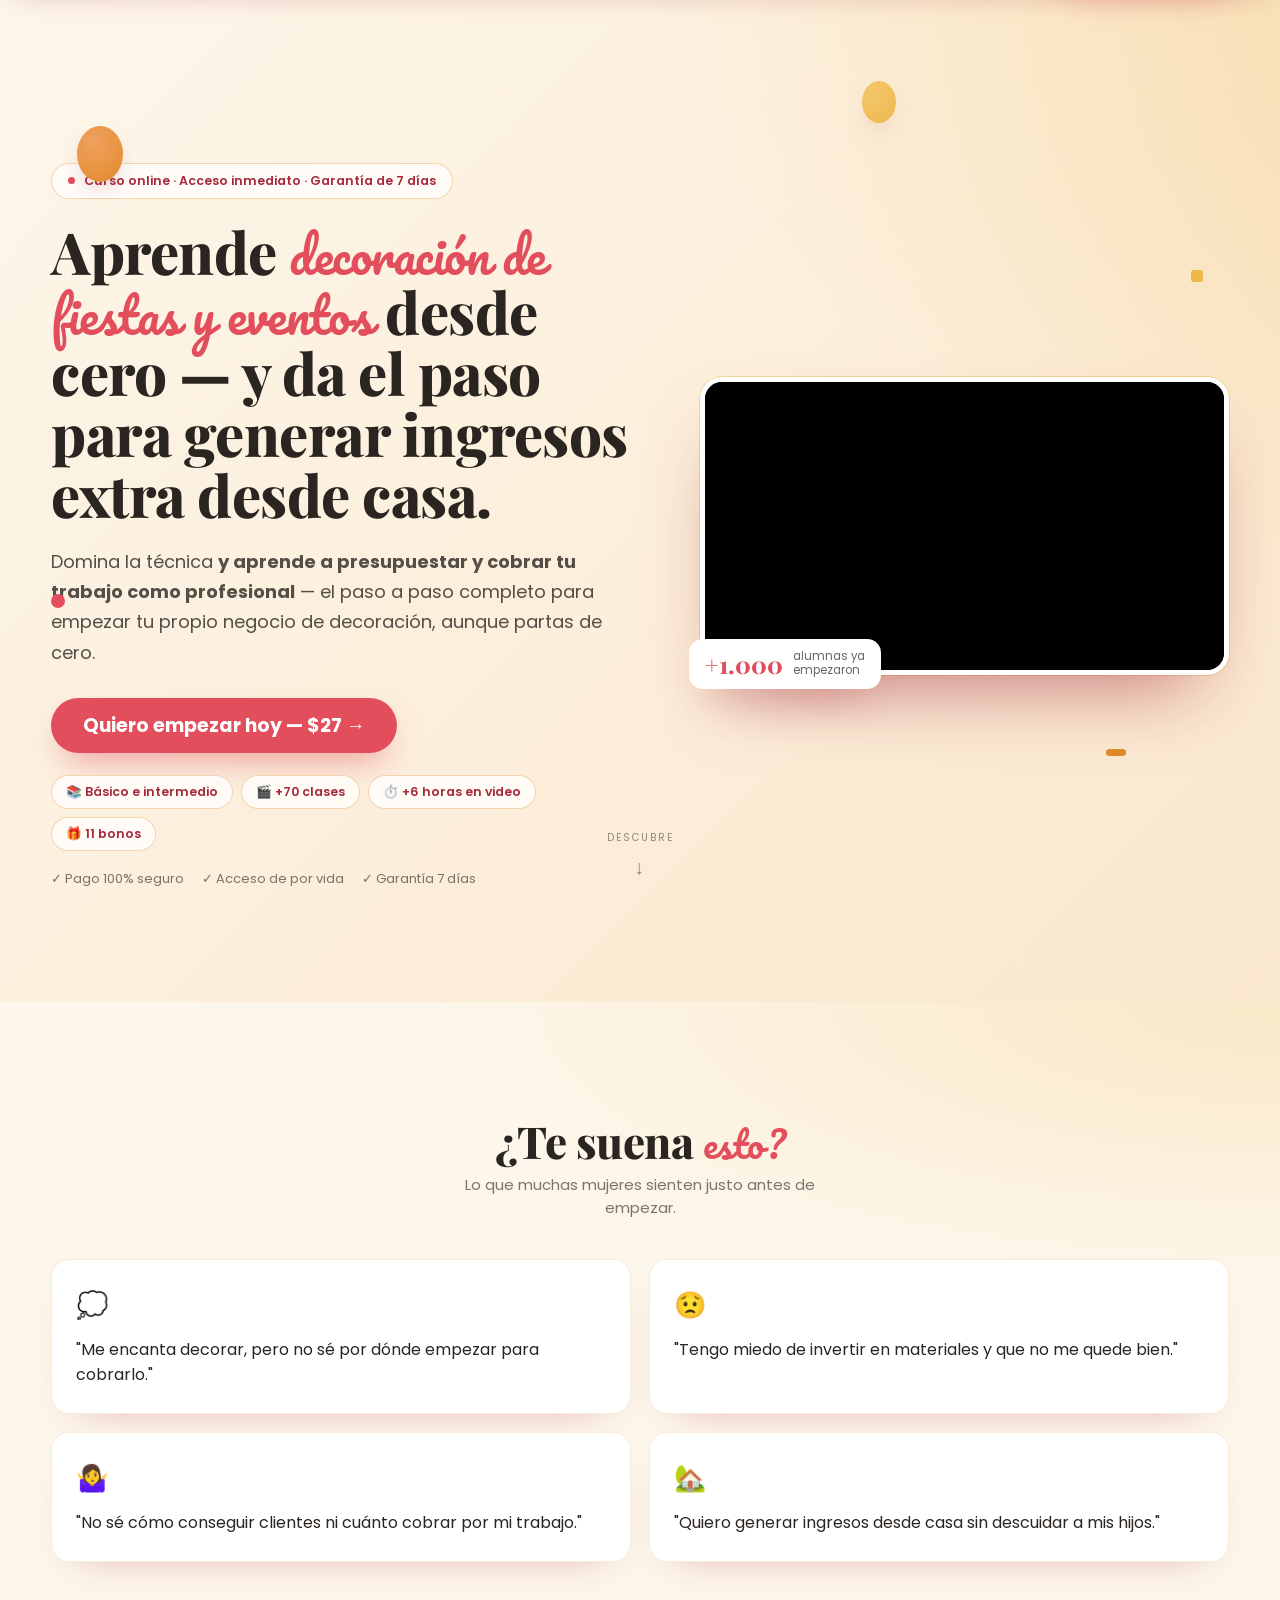
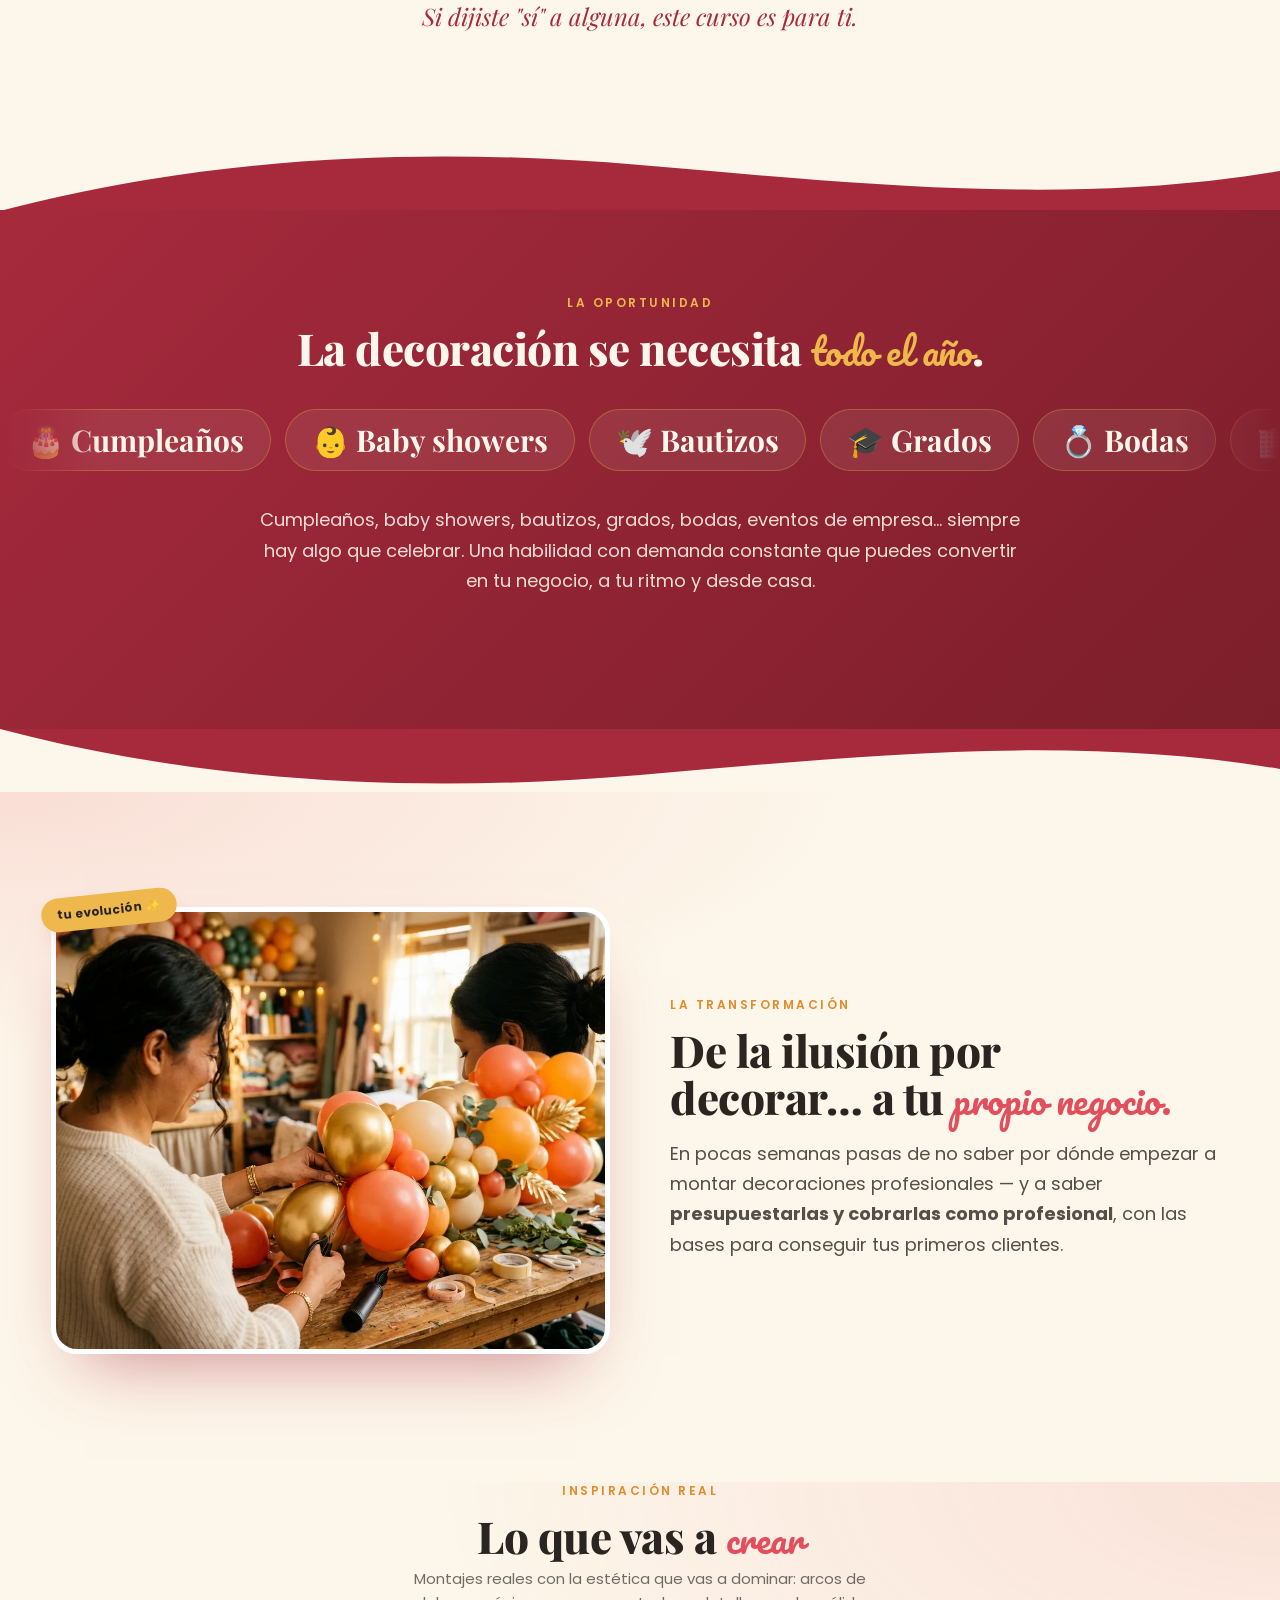
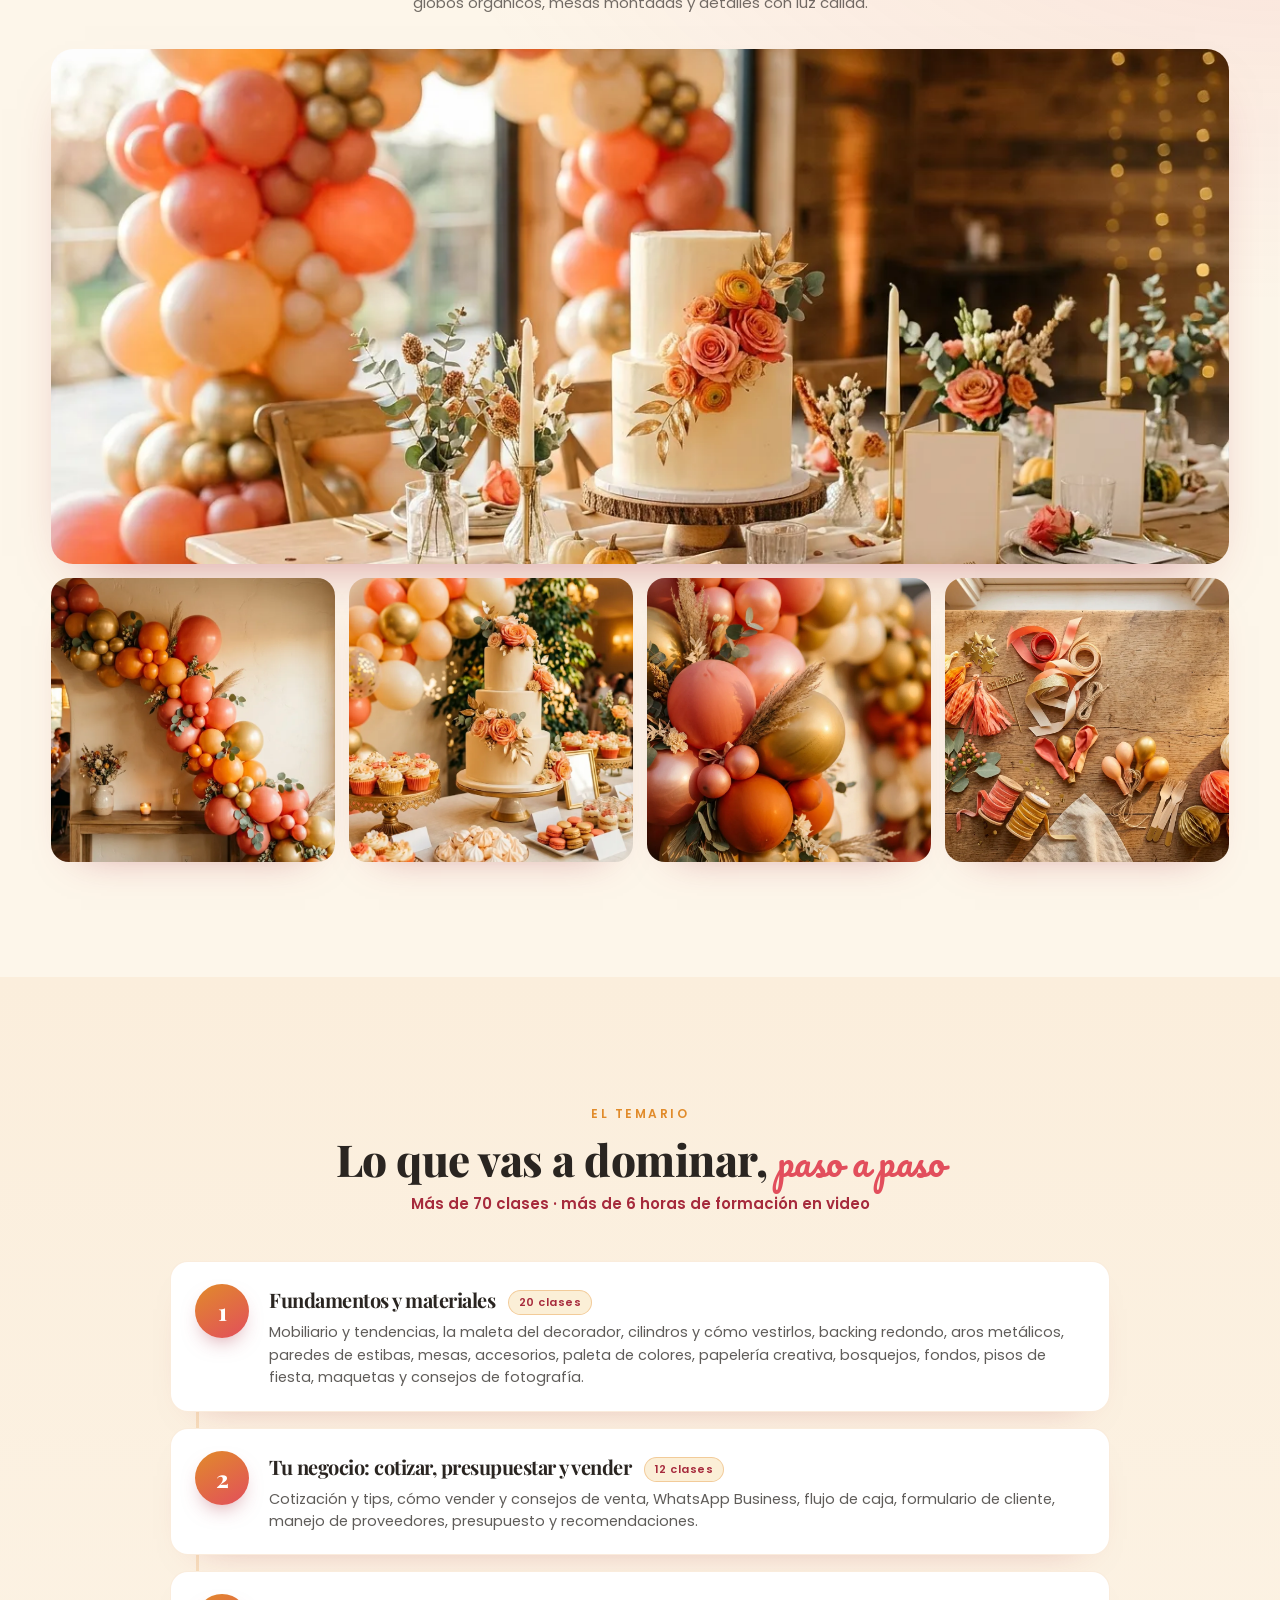
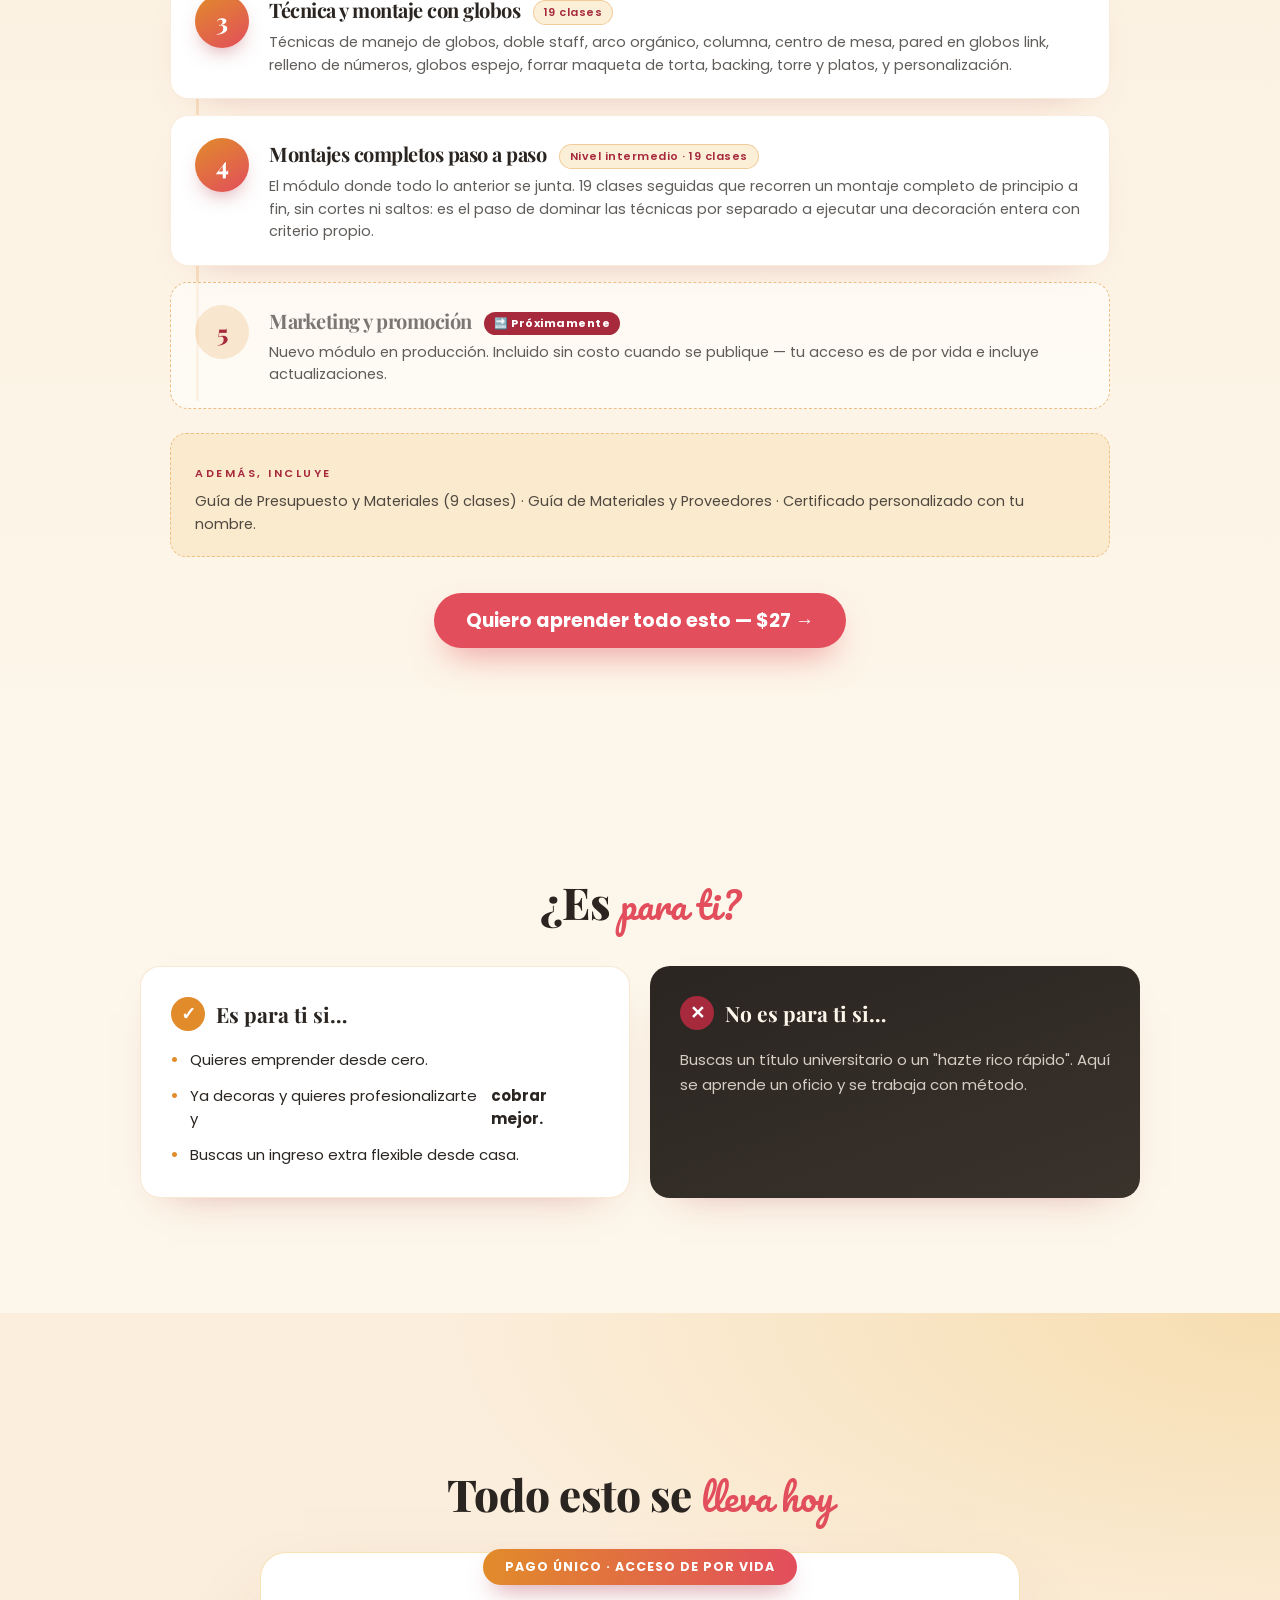
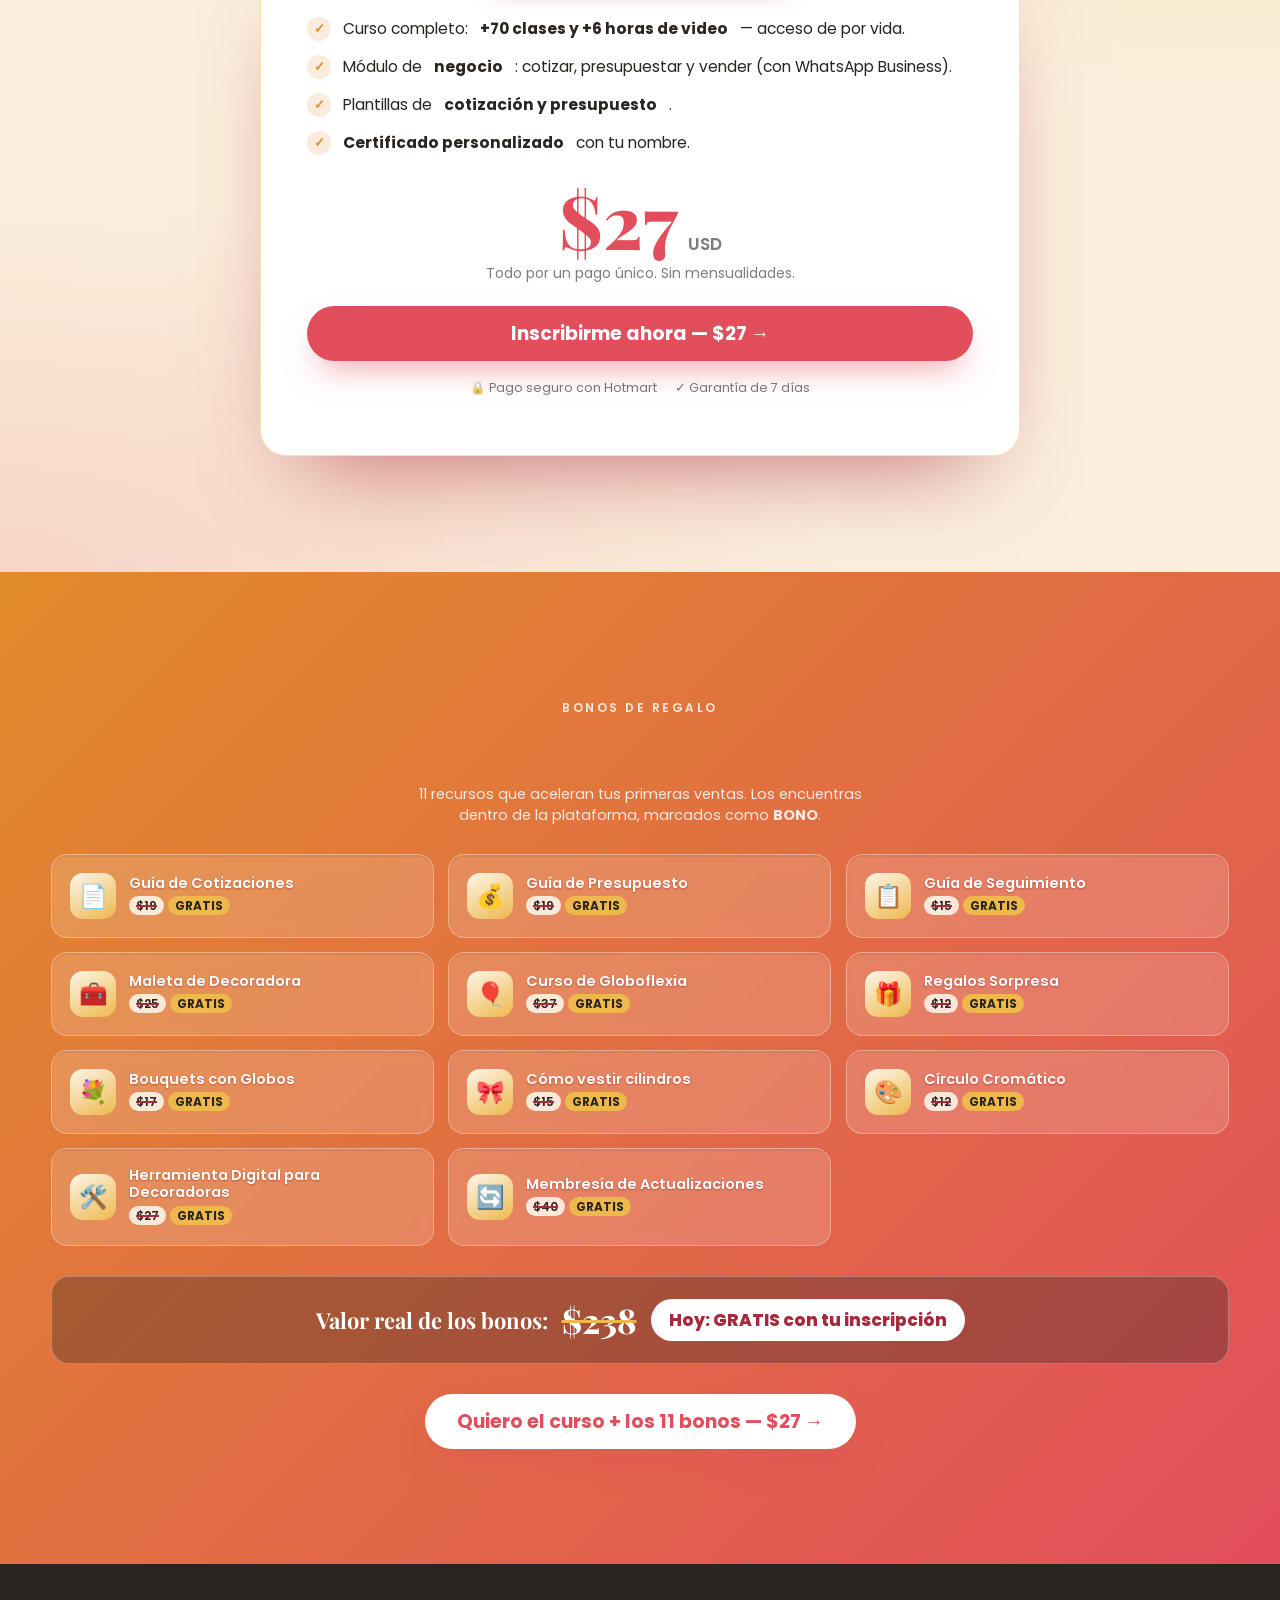
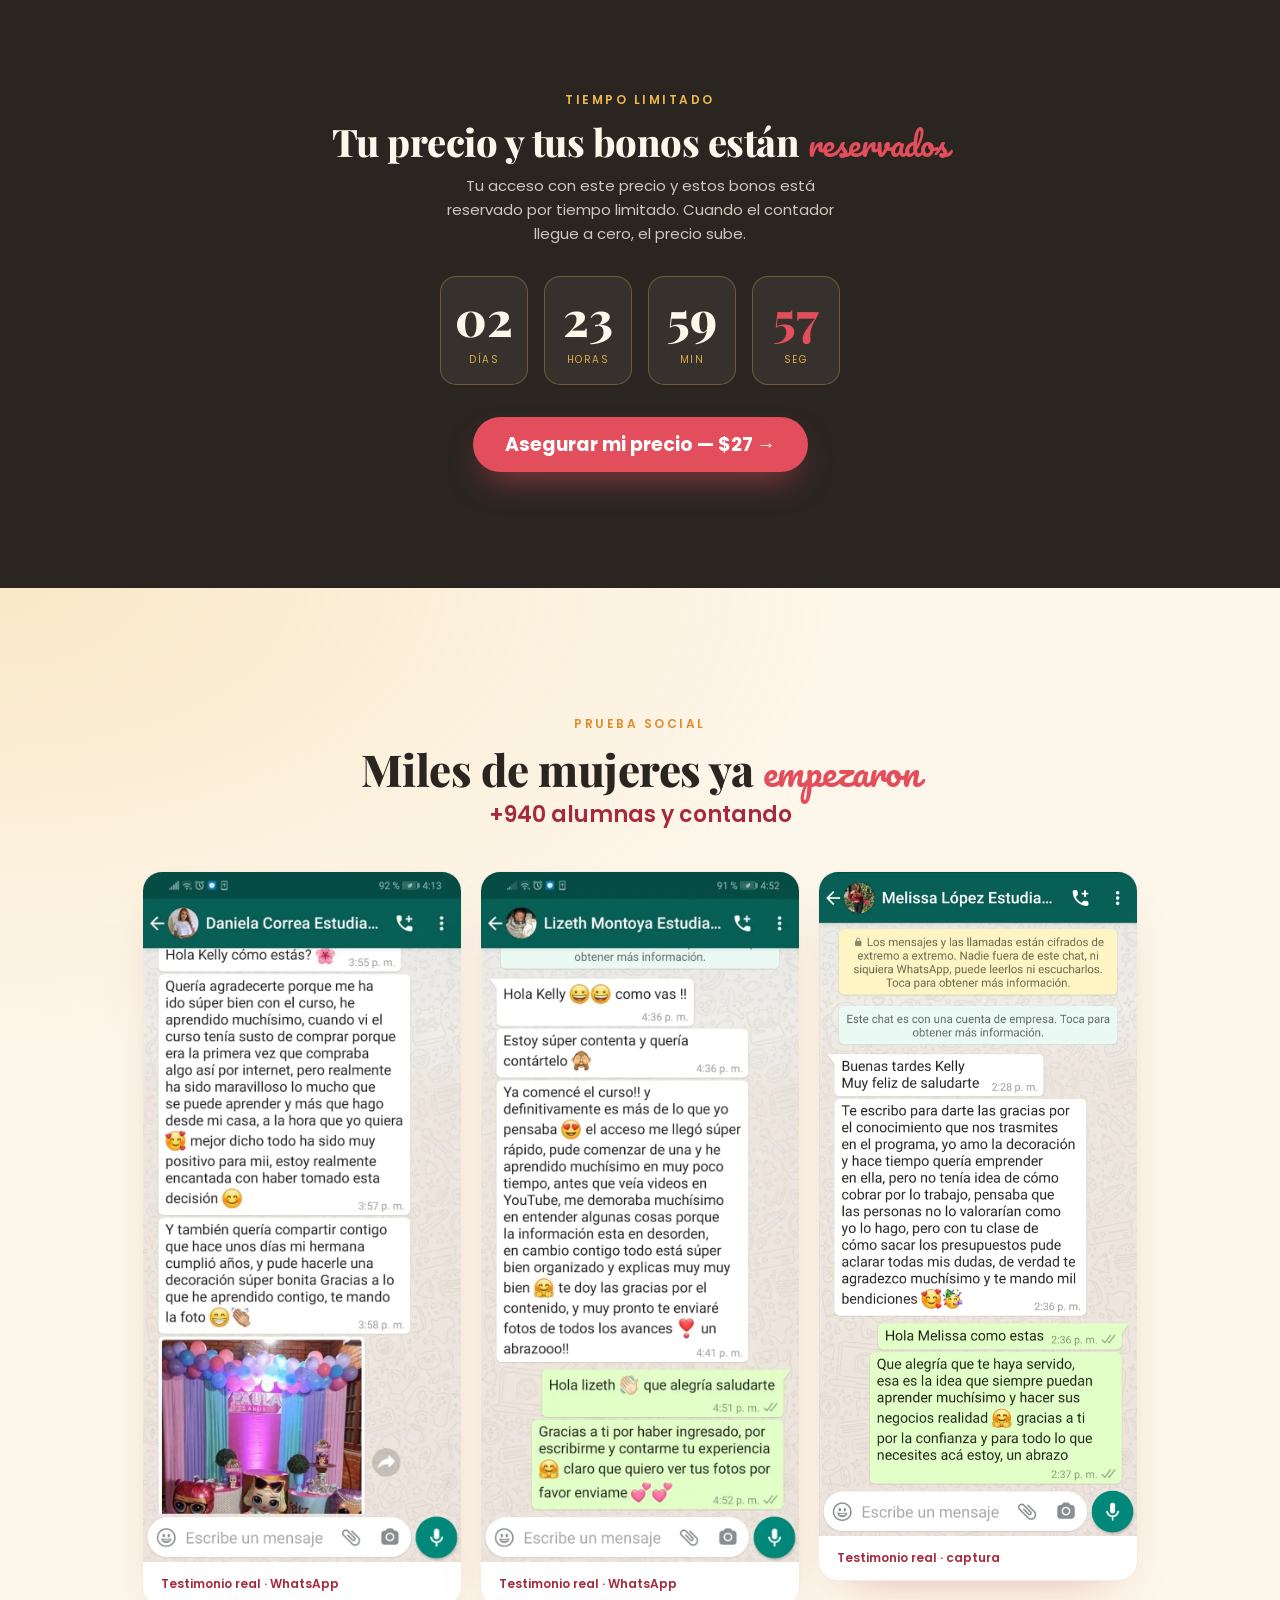
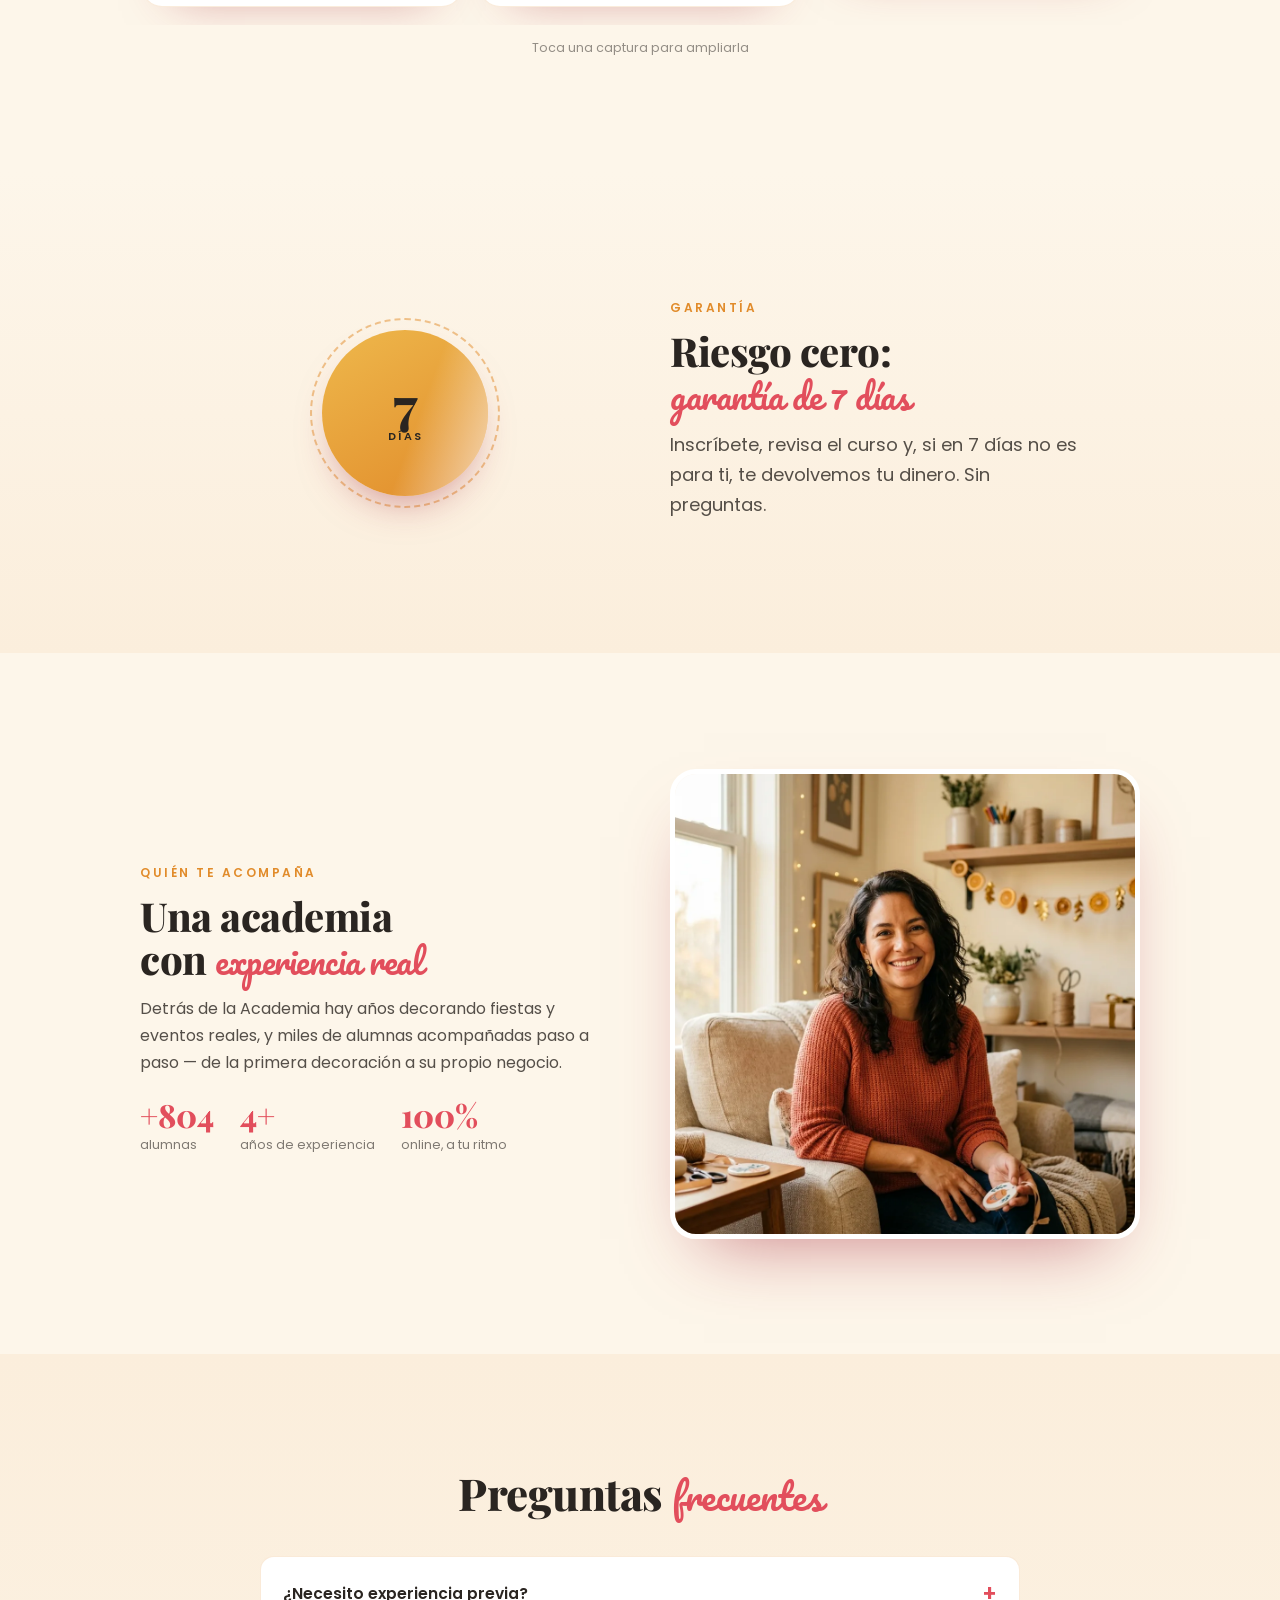
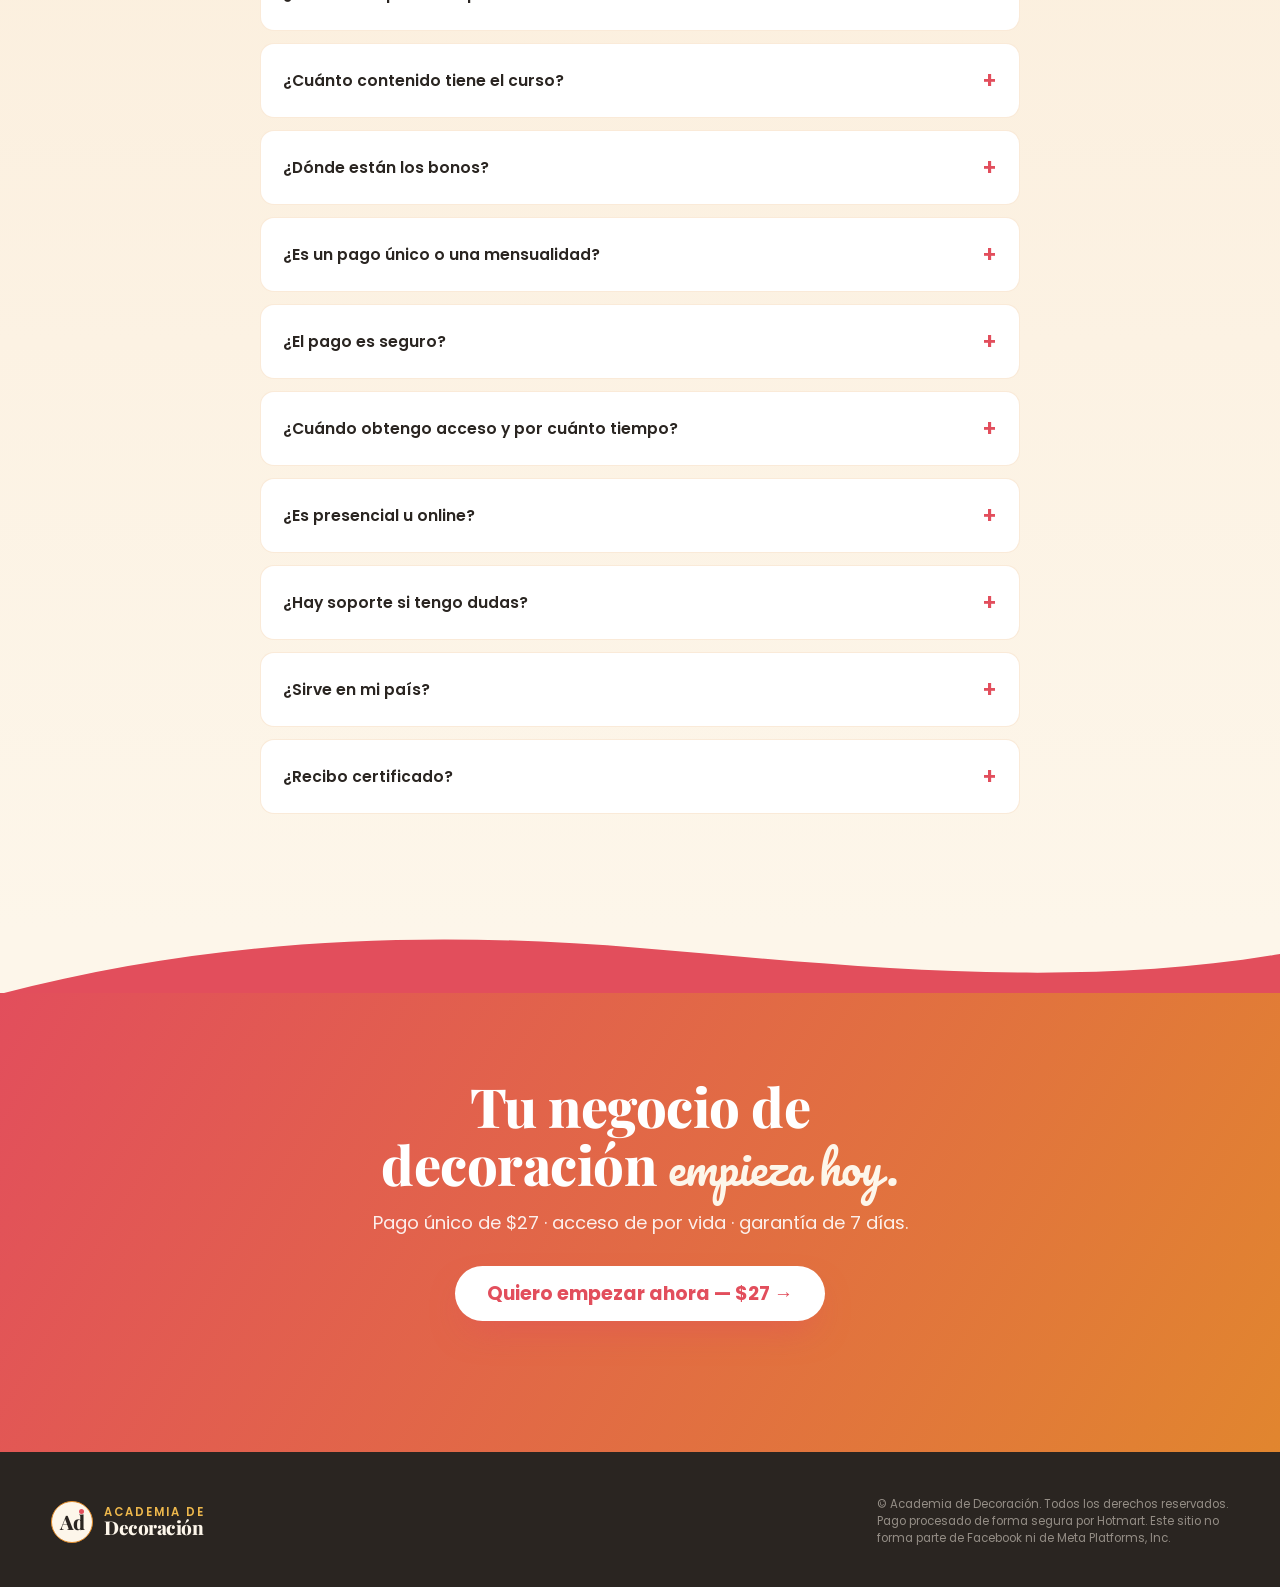
<file: index.html>
<!DOCTYPE html>
<!-- build: 2026-08-24 · H1 unificado + order bumps reales (Piñatas · Plantillas Premium · Proveedores+Seguimiento · Presupuesto) -->
<html lang="es">
<head>
<meta charset="utf-8">
<meta name="viewport" content="width=device-width, initial-scale=1">
<title>Curso Decoración de Fiestas y Eventos — Academia de Decoración</title>
<meta name="description" content="Curso online de decoración de fiestas y eventos: +70 clases y +6 horas de video. Aprende desde cero y cobra tu trabajo como profesional. Pago único de $27, garantía de 7 días.">
<link rel="canonical" href="https://www.academiadedecoracion.online/">
<!-- ===== Open Graph / Twitter (previsualización en anuncios, WhatsApp y redes) ===== -->
<meta property="og:type" content="website">
<meta property="og:locale" content="es_LA">
<meta property="og:site_name" content="Academia de Decoración">
<meta property="og:url" content="https://www.academiadedecoracion.online/">
<meta property="og:title" content="Curso de Decoración de Fiestas y Eventos — desde cero y con tu propio negocio">
<meta property="og:description" content="+70 clases y +6 horas de video. Aprende la técnica y aprende a presupuestar y cobrar como profesional. Pago único de $27 · garantía de 7 días.">
<meta property="og:image" content="https://www.academiadedecoracion.online/img/og-cover.jpg">
<meta property="og:image:width" content="1200">
<meta property="og:image:height" content="630">
<meta property="og:image:alt" content="Mesa de fiesta montada con arco de globos y torta">
<meta name="twitter:card" content="summary_large_image">
<meta name="twitter:title" content="Curso de Decoración de Fiestas y Eventos">
<meta name="twitter:description" content="+70 clases y +6 horas de video. Pago único de $27 · garantía de 7 días.">
<meta name="twitter:image" content="https://www.academiadedecoracion.online/img/og-cover.jpg">
<!-- TODO Meta BM nuevo: pegar aquí <meta name="facebook-domain-verification" content="..."> -->
<link rel="preconnect" href="https://fonts.googleapis.com">
<link rel="preconnect" href="https://fonts.gstatic.com" crossorigin>
<!-- ===== VSL (VTurb / ConverteAI): optimización de carga ===== -->
<script>!function(i,n){i._plt=i._plt||(n&&n.timeOrigin?n.timeOrigin+n.now():Date.now())}(window,performance);</script>
<link rel="preload" href="https://scripts.converteai.net/5e71b797-336c-494e-9ed7-b66e22438bfe/players/6ad61a61162f54fef9d7e574/v4/player.js" as="script">
<link rel="preload" href="https://scripts.converteai.net/lib/js/smartplayer-wc/v4/smartplayer.js" as="script">
<link rel="preload" href="https://cdn.converteai.net/5e71b797-336c-494e-9ed7-b66e22438bfe/6ad61a52967aa1d1fd500594/main.m3u8" as="fetch" crossorigin>
<link rel="dns-prefetch" href="https://cdn.converteai.net">
<link rel="dns-prefetch" href="https://scripts.converteai.net">
<link rel="dns-prefetch" href="https://images.converteai.net">
<link rel="dns-prefetch" href="https://license.vturb.com">
<script>/* Variante A/B sin FOUC: resuelta antes del primer paint */
(function(){var v='A';try{v=(new URLSearchParams(location.search).get('v')||'A').toUpperCase()==='B'?'B':'A';}catch(e){}document.documentElement.dataset.variant=v;})();</script>
<link rel="preload" as="style" href="https://fonts.googleapis.com/css2?family=Playfair+Display:wght@700;800&family=Poppins:wght@400;500;600;700&family=Pacifico&display=swap">
<link href="https://fonts.googleapis.com/css2?family=Playfair+Display:wght@700;800&family=Poppins:wght@400;500;600;700&family=Pacifico&display=swap" rel="stylesheet" media="print" onload="this.media='all'">
<noscript><link href="https://fonts.googleapis.com/css2?family=Playfair+Display:wght@700;800&family=Poppins:wght@400;500;600;700&family=Pacifico&display=swap" rel="stylesheet"></noscript>
<link rel="stylesheet" href="css/styles.css">

<!-- ============ GTM — GTM-TQZQG9PZ ============ -->
<script>window.dataLayer = window.dataLayer || [];</script>
<script>(function(w,d,s,l,i){w[l]=w[l]||[];w[l].push({'gtm.start':new Date().getTime(),event:'gtm.js'});var f=d.getElementsByTagName(s)[0],j=d.createElement(s),dl=l!='dataLayer'?'&l='+l:'';j.async=true;j.src='https://www.googletagmanager.com/gtm.js?id='+i+dl;f.parentNode.insertBefore(j,f);})(window,document,'script','dataLayer','GTM-TQZQG9PZ');</script>
<!-- ============ EVENTOS — quién manda cada uno (decisión 24-ago-2026) ============
GTM: etiqueta Custom HTML con el píxel base 1360065582424784 + PageView en All Pages.
js/tracking.js llama fbq directo: ViewContent (sección #oferta) y AddToCart (clic en CTA).
InitiateCheckout y Purchase de Meta los manda HOTMART (píxel + CAPI): NO crearlos en GTM.
dataLayer para GA4: page_view · view_offer · checkout_click · vsl_50 · purchase (gracias.html).
================================================================================ -->
</head>
<body>
<!-- GTM noscript -->
<noscript><iframe src="https://www.googletagmanager.com/ns.html?id=GTM-TQZQG9PZ" height="0" width="0" style="display:none;visibility:hidden"></iframe></noscript>
<div id="scroll-progress" aria-hidden="true"></div>

<header id="site-header">
  <div class="container bar">
    <a class="logo" href="#hero" aria-label="Academia de Decoración">
      <span class="logo-iso" aria-hidden="true">Ad</span>
      <span class="logo-txt"><small>Academia de</small><strong>Decoración</strong></span>
    </a>
    <nav aria-label="Secciones">
      <a href="#temario">Temario</a><a href="#oferta">Oferta</a><a href="#faq">Preguntas</a>
    </nav>
    <a class="btn btn--sm" data-checkout data-boton="nav" href="https://pay.hotmart.com/V106592052Q">Inscríbete — $27</a>
  </div>
</header>

<!-- ============ 1 · HERO ============ -->
<section class="hero" id="hero">
  <span class="deco deco--b1" data-parallax="-0.8" aria-hidden="true"></span><span class="deco deco--b2" data-parallax="-0.5" aria-hidden="true"></span>
  <span class="deco deco--c1" data-parallax="0.6" aria-hidden="true"></span><span class="deco deco--c2" data-parallax="-1.1" aria-hidden="true"></span><span class="deco deco--c3" data-parallax="0.9" aria-hidden="true"></span>
  <div class="container hero-grid">
    <div>
      <p class="badge reveal">Curso online · Acceso inmediato · Garantía de 7 días</p>
      <h1>
        Aprende <span class="h-script">decoración de fiestas y eventos</span> desde cero — y <span class="h1-extra">da el paso para </span>genera<span class="h1-r">r</span> ingresos extra desde casa.
      </h1>
      <p class="lead reveal" data-delay="120" style="margin-top:22px;max-width:52ch">Domina la técnica <strong>y aprende a presupuestar y cobrar tu trabajo como profesional</strong> — el paso a paso completo para empezar tu propio negocio de decoración, aunque partas de cero.</p>
      <p class="reveal" data-delay="240" style="margin:30px 0 0"><a class="btn btn--glow" data-checkout data-boton="hero" href="https://pay.hotmart.com/V106592052Q">Quiero empezar hoy — $27 →</a></p>
      <p class="cifras reveal" data-delay="300"><span>📚 Básico e intermedio</span><span>🎬 +70 clases</span><span>⏱️ +6 horas en video</span><span>🎁 11 bonos</span></p>
      <p class="trust reveal" data-delay="360"><span>✓ Pago 100% seguro</span><span>✓ Acceso de por vida</span><span>✓ Garantía 7 días</span></p>
    </div>
    <div class="reveal" data-delay="180" style="position:relative">
      <!-- VSL · VTurb SmartPlayer (el player trae su propia miniatura y botón de play) -->
      <div class="vsl" data-parallax="-0.25">
        <vturb-smartplayer id="vid-6ad61a61162f54fef9d7e574" style="display:block;margin:0 auto;width:100%">
          <div class="vturb-player-placeholder" style="position:relative;width:100%;padding:56.25% 0 0;z-index:0;background-color:#000"></div>
        </vturb-smartplayer>
      </div>
      <script>(function(){var s=document.createElement('script');s.src='https://scripts.converteai.net/5e71b797-336c-494e-9ed7-b66e22438bfe/players/6ad61a61162f54fef9d7e574/v4/player.js';s.async=!0;document.head.appendChild(s);})();</script>
      <div class="hero-stat"><strong data-countup="1000">+1.000</strong><span>alumnas ya<br>empezaron</span></div>
    </div>
  </div>
  <div class="scroll-hint" aria-hidden="true">Descubre<b>↓</b></div>
</section>

<!-- ============ 3 · DOLOR ============ -->
<section class="section" style="background:radial-gradient(120% 70% at 100% 0%,rgba(238,184,76,.22),rgba(238,184,76,0) 55%),var(--c-crema)">
  <div class="container">
    <h2 class="reveal" style="text-align:center">¿Te suena <span class="h-script">esto?</span></h2>
    <p class="reveal" style="text-align:center;color:rgba(42,37,33,.62);font-size:15px;margin:8px auto 40px;max-width:46ch">Lo que muchas mujeres sienten justo antes de empezar.</p>
    <div class="pain-grid">
      <div class="card reveal"><div class="emoji" aria-hidden="true">💭</div><p style="margin:0">"Me encanta decorar, pero no sé por dónde empezar para cobrarlo."</p></div>
      <div class="card reveal" data-delay="90"><div class="emoji" aria-hidden="true">😟</div><p style="margin:0">"Tengo miedo de invertir en materiales y que no me quede bien."</p></div>
      <div class="card reveal" data-delay="180"><div class="emoji" aria-hidden="true">🤷‍♀️</div><p style="margin:0">"No sé cómo conseguir clientes ni cuánto cobrar por mi trabajo."</p></div>
      <div class="card reveal" data-delay="270"><div class="emoji" aria-hidden="true">🏡</div><p style="margin:0">"Quiero generar ingresos desde casa sin descuidar a mis hijos."</p></div>
    </div>
    <p class="pain-close reveal">Si dijiste "sí" a alguna, este curso es para ti.</p>
  </div>
</section>

<!-- ============ 4 · OPORTUNIDAD ============ -->
<div class="divider" style="color:var(--c-vino)" aria-hidden="true"><svg viewBox="0 0 1440 64" preserveAspectRatio="none"><path d="M0,64 C240,8 480,0 720,18 C960,36 1200,60 1440,24 L1440,64 Z" fill="currentColor"/></svg></div>
<section class="section opportunity" style="padding-top:clamp(36px,6vw,72px)">
  <div class="container" style="text-align:center">
    <p class="kicker kicker--gold reveal">La oportunidad</p>
    <h2 class="reveal">La decoración se necesita <span class="h-script" style="color:var(--c-dorado)">todo el año</span>.</h2>
  </div>
  <div class="marquee reveal" aria-hidden="true">
    <div class="marquee-track">
      <span class="chip">🎂 Cumpleaños</span><span class="chip">👶 Baby showers</span><span class="chip">🕊️ Bautizos</span><span class="chip">🎓 Grados</span><span class="chip">💍 Bodas</span><span class="chip">🏢 Eventos de empresa</span>
      <span class="chip">🎂 Cumpleaños</span><span class="chip">👶 Baby showers</span><span class="chip">🕊️ Bautizos</span><span class="chip">🎓 Grados</span><span class="chip">💍 Bodas</span><span class="chip">🏢 Eventos de empresa</span>
    </div>
  </div>
  <div class="container" style="max-width:760px;text-align:center">
    <p class="lead reveal" style="color:rgba(253,246,234,.88)">Cumpleaños, baby showers, bautizos, grados, bodas, eventos de empresa… siempre hay algo que celebrar. Una habilidad con demanda constante que puedes convertir en tu negocio, a tu ritmo y desde casa.</p>
  </div>
</section>
<div class="divider" style="color:var(--c-vino);transform:scaleY(-1)" aria-hidden="true"><svg viewBox="0 0 1440 64" preserveAspectRatio="none"><path d="M0,64 C240,8 480,0 720,18 C960,36 1200,60 1440,24 L1440,64 Z" fill="currentColor"/></svg></div>

<!-- ============ 5 · TRANSFORMACIÓN ============ -->
<section class="section" style="background:radial-gradient(120% 70% at 0% 0%,rgba(226,78,92,.14),transparent 55%),var(--c-crema)">
  <div class="container split">
    <div class="reveal" style="position:relative">
      <figure class="photo" style="margin:0;aspect-ratio:5/4"><img src="img/decoradora_en_accion_v2.webp" alt="Decoradoras montando un arco de globos en su taller" loading="lazy" width="1600" height="1280"></figure>
      <span class="sticker">tu evolución ✨</span>
    </div>
    <div>
      <p class="kicker reveal">La transformación</p>
      <h2 class="reveal" data-delay="80">De la ilusión por decorar… a tu <span class="h-script">propio negocio.</span></h2>
      <p class="lead reveal" data-delay="160" style="margin-top:18px">En pocas semanas pasas de no saber por dónde empezar a montar decoraciones profesionales — y a saber <strong>presupuestarlas y cobrarlas como profesional</strong>, con las bases para conseguir tus primeros clientes.</p>
    </div>
  </div>
</section>

<!-- ============ GALERÍA ============ -->
<section class="section" style="background:radial-gradient(120% 70% at 100% 0%,rgba(226,78,92,.12),transparent 55%),var(--c-crema);padding-top:0">
  <div class="container">
    <p class="kicker reveal" style="text-align:center">Inspiración real</p>
    <h2 class="reveal" style="text-align:center">Lo que vas a <span class="h-script">crear</span></h2>
    <p class="reveal" style="text-align:center;font-size:15px;line-height:1.6;color:rgba(42,37,33,.66);margin:8px auto 34px;max-width:54ch">Montajes reales con la estética que vas a dominar: arcos de globos orgánicos, mesas montadas y detalles con luz cálida.</p>
    <div class="gallery">
      <figure class="wide reveal" style="margin:0;overflow:hidden;box-shadow:0 26px 56px -34px rgba(166,42,60,.6)"><img src="img/hero_mesa_montada_v1.webp" alt="Mesa montada con arco de globos en evento" loading="lazy" width="1600" height="700"></figure>
      <figure class="reveal"><img src="img/globos_arco_v2.webp" alt="Arco de globos orgánico coral y dorado" loading="lazy" width="1200" height="1200"></figure>
      <figure class="reveal" data-delay="80"><img src="img/mesa_dulce_v2.webp" alt="Mesa de dulces montada con torta y cupcakes" loading="lazy" width="1200" height="1200"></figure>
      <figure class="reveal" data-delay="160"><img src="img/globos_mood_v2.webp" alt="Detalle de globos con pampa y eucalipto" loading="lazy" width="1200" height="1200"></figure>
      <figure class="reveal" data-delay="240"><img src="img/textura_detalle_v2.webp" alt="Detalle de materiales: cintas, confeti y globos" loading="lazy" width="1200" height="1200"></figure>
    </div>
  </div>
</section>

<!-- ============ 6 · TEMARIO ============ -->
<section class="section temario" id="temario">
  <div class="container">
    <p class="kicker reveal" style="text-align:center">El temario</p>
    <h2 class="reveal" style="text-align:center;margin-bottom:10px">Lo que vas a dominar, <span class="h-script">paso a paso</span></h2>
    <p class="reveal" style="text-align:center;font-size:15px;font-weight:600;color:var(--c-vino);margin:0 0 46px">Más de 70 clases · más de 6 horas de formación en video</p>
    <div class="steps">
      <div class="steps-line" aria-hidden="true"><i></i></div>
      <div class="step reveal"><span class="step-num" aria-hidden="true">1</span><div><h3>Fundamentos y materiales <span class="step-meta">20 clases</span></h3><p>Mobiliario y tendencias, la maleta del decorador, cilindros y cómo vestirlos, backing redondo, aros metálicos, paredes de estibas, mesas, accesorios, paleta de colores, papelería creativa, bosquejos, fondos, pisos de fiesta, maquetas y consejos de fotografía.</p></div></div>
      <div class="step reveal" data-delay="80"><span class="step-num" aria-hidden="true">2</span><div><h3>Tu negocio: cotizar, presupuestar y vender <span class="step-meta">12 clases</span></h3><p>Cotización y tips, cómo vender y consejos de venta, WhatsApp Business, flujo de caja, formulario de cliente, manejo de proveedores, presupuesto y recomendaciones.</p></div></div>
      <div class="step reveal" data-delay="160"><span class="step-num" aria-hidden="true">3</span><div><h3>Técnica y montaje con globos <span class="step-meta">19 clases</span></h3><p>Técnicas de manejo de globos, doble staff, arco orgánico, columna, centro de mesa, pared en globos link, relleno de números, globos espejo, forrar maqueta de torta, backing, torre y platos, y personalización.</p></div></div>
      <div class="step reveal" data-delay="240"><span class="step-num" aria-hidden="true">4</span><div><h3>Montajes completos paso a paso <span class="step-meta">Nivel intermedio · 19 clases</span></h3><p>El módulo donde todo lo anterior se junta. 19 clases seguidas que recorren un montaje completo de principio a fin, sin cortes ni saltos: es el paso de dominar las técnicas por separado a ejecutar una decoración entera con criterio propio.</p></div></div>
      <div class="step step--soon reveal" data-delay="320"><span class="step-num step-num--soon" aria-hidden="true">5</span><div><h3>Marketing y promoción <span class="badge-soon">🔜 Próximamente</span></h3><p>Nuevo módulo en producción. Incluido sin costo cuando se publique — tu acceso es de por vida e incluye actualizaciones.</p></div></div>
    </div>
    <div class="extra reveal">
      <p class="kicker" style="color:var(--c-vino);font-size:11px;margin-bottom:8px">Además, incluye</p>
      <p style="margin:0;font-size:14.5px;line-height:1.6;color:rgba(42,37,33,.82)">Guía de Presupuesto y Materiales (9 clases) · Guía de Materiales y Proveedores · Certificado personalizado con tu nombre.</p>
    </div>
    <p class="reveal" style="text-align:center;margin:36px 0 0"><a class="btn" data-checkout data-boton="temario" href="https://pay.hotmart.com/V106592052Q">Quiero aprender todo esto — $27 →</a></p>
  </div>
</section>

<!-- ============ 7 · PARA QUIÉN ============ -->
<section class="section" style="background:var(--c-crema)">
  <div class="container" style="max-width:1000px">
    <h2 class="reveal" style="text-align:center;margin-bottom:40px">¿Es <span class="h-script">para ti?</span></h2>
    <div class="fit-grid">
      <div class="fit fit--yes reveal">
        <div class="fit-head"><span class="fit-ico" style="background:var(--c-mandarina)">✓</span>Es para ti si…</div>
        <ul>
          <li>Quieres emprender desde cero.</li>
          <li>Ya decoras y quieres profesionalizarte y <strong>cobrar mejor.</strong></li>
          <li>Buscas un ingreso extra flexible desde casa.</li>
        </ul>
      </div>
      <div class="fit fit--no reveal" data-delay="100">
        <div class="fit-head"><span class="fit-ico" style="background:var(--c-vino)">✕</span>No es para ti si…</div>
        <p style="margin:0;font-size:15px;line-height:1.65;color:rgba(253,246,234,.8)">Buscas un título universitario o un "hazte rico rápido". Aquí se aprende un oficio y se trabaja con método.</p>
      </div>
    </div>
  </div>
</section>

<!-- ============ 8 · OFERTA ============ -->
<section class="section offer" id="oferta">
  <div class="container">
    <p class="kicker reveal" style="text-align:center">La oferta</p>
    <h2 class="reveal" style="text-align:center;margin-bottom:34px">Todo esto se <span class="h-script">lleva hoy</span></h2>
    <div class="offer-card reveal" data-delay="100">
      <p class="offer-ribbon">Pago único · Acceso de por vida</p>
      <ul>
        <li>Curso completo: <strong>+70 clases y +6 horas de video</strong> — acceso de por vida.</li>
        <li>Módulo de <strong>negocio</strong>: cotizar, presupuestar y vender (con WhatsApp Business).</li>
        <li>Plantillas de <strong>cotización y presupuesto</strong>.</li>
        <li><strong>Certificado personalizado</strong> con tu nombre.</li>
      </ul>
      <!-- Variante B: complementos como order bumps pagos en checkout -->
      <div class="bumps">
        <p class="kicker" style="color:var(--c-vino);font-size:11px;margin-bottom:6px">Complementos opcionales (en el checkout)</p>
        <div class="bump"><span>Creación de Piñatas de Cero a Experto</span><b>+$7</b></div>
        <div class="bump"><span>Plantillas Premium para Diseños con Globos</span><b>+$7</b></div>
        <div class="bump"><span>Lista de Proveedores + Guía de Seguimiento</span><b>+$7</b></div>
        <div class="bump"><span>Masterclass de Presupuesto y Cotizaciones</span><b>+$7</b></div>
      </div>
      <p class="price"><strong>$27</strong><span>USD</span></p>
      <p style="text-align:center;font-size:14px;color:rgba(42,37,33,.6);margin:0 0 22px">Todo por un pago único. Sin mensualidades.</p>
      <a class="btn btn--glow" data-checkout data-boton="oferta" href="https://pay.hotmart.com/V106592052Q" style="display:flex">Inscribirme ahora — $27 →</a>
      <p class="trust" style="justify-content:center;font-size:12.5px"><span>🔒 Pago seguro con Hotmart</span><span>✓ Garantía de 7 días</span></p>
    </div>
  </div>
</section>

<!-- ============ 9 · BONOS (Stack A) ============ -->
<section class="section bonos" id="bonos">
  <div class="container">
    <p class="kicker reveal" style="color:rgba(255,255,255,.85);text-align:center">Bonos de regalo</p>
    <h2 class="reveal" style="text-align:center">Si te inscribes hoy, te llevas <span class="h-script" style="color:var(--c-dorado)">GRATIS</span>:</h2>
    <p class="reveal" style="text-align:center;font-size:14.5px;color:rgba(255,255,255,.85);margin:8px auto 28px;max-width:52ch">11 recursos que aceleran tus primeras ventas. Los encuentras dentro de la plataforma, marcados como <strong>BONO</strong>.</p>
    <div class="bonos-grid">
      <div class="bono reveal"><span class="bono-ico" aria-hidden="true">📄</span><div><strong>Guía de Cotizaciones</strong><span class="val"><s>$19</s><b>GRATIS</b></span></div></div>
      <div class="bono reveal" data-delay="60"><span class="bono-ico" aria-hidden="true">💰</span><div><strong>Guía de Presupuesto</strong><span class="val"><s>$19</s><b>GRATIS</b></span></div></div>
      <div class="bono reveal" data-delay="120"><span class="bono-ico" aria-hidden="true">📋</span><div><strong>Guía de Seguimiento</strong><span class="val"><s>$15</s><b>GRATIS</b></span></div></div>
      <div class="bono reveal" data-delay="180"><span class="bono-ico" aria-hidden="true">🧰</span><div><strong>Maleta de Decoradora</strong><span class="val"><s>$25</s><b>GRATIS</b></span></div></div>
      <div class="bono reveal"><span class="bono-ico" aria-hidden="true">🎈</span><div><strong>Curso de Globoflexia</strong><span class="val"><s>$37</s><b>GRATIS</b></span></div></div>
      <div class="bono reveal" data-delay="60"><span class="bono-ico" aria-hidden="true">🎁</span><div><strong>Regalos Sorpresa</strong><span class="val"><s>$12</s><b>GRATIS</b></span></div></div>
      <div class="bono reveal" data-delay="120"><span class="bono-ico" aria-hidden="true">💐</span><div><strong>Bouquets con Globos</strong><span class="val"><s>$17</s><b>GRATIS</b></span></div></div>
      <div class="bono reveal" data-delay="180"><span class="bono-ico" aria-hidden="true">🎀</span><div><strong>Cómo vestir cilindros</strong><span class="val"><s>$15</s><b>GRATIS</b></span></div></div>
      <div class="bono reveal" data-delay="60"><span class="bono-ico" aria-hidden="true">🎨</span><div><strong>Círculo Cromático</strong><span class="val"><s>$12</s><b>GRATIS</b></span></div></div>
      <div class="bono reveal" data-delay="120"><span class="bono-ico" aria-hidden="true">🛠️</span><div><strong>Herramienta Digital para Decoradoras</strong><span class="val"><s>$27</s><b>GRATIS</b></span></div></div>
      <div class="bono reveal" data-delay="180"><span class="bono-ico" aria-hidden="true">🔄</span><div><strong>Membresía de Actualizaciones</strong><span class="val"><s>$40</s><b>GRATIS</b></span></div></div>
    </div>
    <div class="bonos-total reveal">
      <span style="font-family:var(--font-display);font-weight:700;font-size:clamp(17px,2.2vw,22px)">Valor real de los bonos:</span>
      <span class="strike">$238</span>
      <span class="pill">Hoy: GRATIS con tu inscripción</span>
    </div>
    <p class="reveal" style="text-align:center;margin:30px 0 0"><a class="btn btn--inverse" data-checkout data-boton="bonos" href="https://pay.hotmart.com/V106592052Q">Quiero el curso + los 11 bonos — $27 →</a></p>
  </div>
</section>

<!-- ============ 10 · URGENCIA ============ -->
<section class="section urgency" id="urgencia">
  <div class="container" style="max-width:720px;text-align:center">
    <p class="kicker kicker--gold reveal">Tiempo limitado</p>
    <h2 class="reveal" style="font-size:clamp(24px,3.6vw,38px)">Tu precio y tus bonos están <span class="h-script">reservados</span></h2>
    <p class="urgency-copy reveal" style="font-size:15px;line-height:1.6;color:rgba(253,246,234,.78);margin:12px auto 30px;max-width:46ch">Tu acceso con este precio y estos bonos está reservado por tiempo limitado. Cuando el contador llegue a cero, el precio sube.</p>
    <div class="countdown reveal" role="timer" aria-label="Tiempo restante de tu precio reservado">
      <div class="cd-box"><span class="cd-num" id="cd-d">--</span><div class="cd-lbl">Días</div></div>
      <div class="cd-box"><span class="cd-num" id="cd-h">--</span><div class="cd-lbl">Horas</div></div>
      <div class="cd-box"><span class="cd-num" id="cd-m">--</span><div class="cd-lbl">Min</div></div>
      <div class="cd-box"><span class="cd-num" id="cd-s" style="color:var(--c-coral)">--</span><div class="cd-lbl">Seg</div></div>
    </div>
    <p class="expired-msg">Tu periodo de precio reservado terminó. El curso sigue disponible — revisa el precio vigente en el checkout.</p>
    <p class="reveal" style="margin:32px 0 0"><a class="btn" data-checkout data-boton="urgencia" href="https://pay.hotmart.com/V106592052Q">Asegurar mi precio — $27 →</a></p>
  </div>
</section>

<!-- ============ 11 · PRUEBA SOCIAL ============ -->
<section class="section" style="background:radial-gradient(120% 70% at 0% 0%,rgba(238,184,76,.22),transparent 55%),var(--c-crema);overflow:hidden">
  <div class="container">
    <p class="kicker reveal" style="text-align:center">Prueba social</p>
    <h2 class="reveal" style="text-align:center">Miles de mujeres ya <span class="h-script">empezaron</span></h2>
    <p class="reveal" style="text-align:center;font-size:clamp(16px,2.2vw,22px);font-weight:600;color:var(--c-vino);margin:6px 0 34px"><span data-countup="1000">+1.000</span> alumnas y contando</p>
    <div class="testi-track reveal" id="testi-track">
      <article class="testi"><img src="img/testimonios/testimonio-1.webp" alt="Testimonio real de una alumna por WhatsApp" loading="lazy" style="width:100%;height:auto;display:block;background:#fff"><div class="testi-cap">Testimonio real · WhatsApp</div></article>
      <article class="testi"><img src="img/testimonios/testimonio-2.webp" alt="Testimonio real de una alumna por WhatsApp" loading="lazy" style="width:100%;height:auto;display:block;background:#fff"><div class="testi-cap">Testimonio real · WhatsApp</div></article>
      <article class="testi"><img src="img/testimonios/testimonio-3.webp" alt="Testimonio real de una alumna, captura de pantalla" loading="lazy" style="width:100%;height:auto;display:block;background:#fff"><div class="testi-cap">Testimonio real · captura</div></article>
    </div>
    <p class="reveal" style="text-align:center;font-size:12.5px;color:rgba(42,37,33,.5);margin:14px 0 0">Toca una captura para ampliarla</p>
  </div>
</section>

<!-- ============ 12 · GARANTÍA ============ -->
<section class="section" style="background:linear-gradient(180deg,var(--c-crema),var(--c-crema-2))">
  <div class="container split" style="max-width:880px">
    <div class="reveal"><div class="seal"><div class="seal-ring"></div><div class="seal-core"><b>7</b><i>días</i></div></div></div>
    <div>
      <p class="kicker reveal">Garantía</p>
      <h2 class="reveal" data-delay="80" style="font-size:clamp(25px,3.6vw,40px)">Riesgo cero: <span class="h-script">garantía de 7 días</span></h2>
      <p class="lead reveal" data-delay="160" style="margin-top:14px">Inscríbete, revisa el curso y, si en 7 días no es para ti, te devolvemos tu dinero. Sin preguntas.</p>
    </div>
  </div>
</section>

<!-- ============ 13 · QUIÉN TE ACOMPAÑA ============ -->
<section class="section" style="background:var(--c-crema)">
  <div class="container split" style="max-width:1000px">
    <div>
      <p class="kicker reveal">Quién te acompaña</p>
      <h2 class="reveal" data-delay="80" style="font-size:clamp(24px,3.6vw,40px)">Una academia con <span class="h-script">experiencia real</span></h2>
      <p class="lead reveal" data-delay="160" style="margin:16px 0 22px;font-size:16px">Detrás de la Academia hay años decorando fiestas y eventos reales, y miles de alumnas acompañadas paso a paso — de la primera decoración a su propio negocio.</p>
      <div class="stats reveal" data-delay="220">
        <div><strong data-countup="1000">+1.000</strong><span>alumnas</span></div>
        <div><strong>4+</strong><span>años de experiencia</span></div>
        <div><strong>100%</strong><span>online, a tu ritmo</span></div>
      </div>
    </div>
    <!-- Foto/vocera pendiente: reemplazar por retrato real cuando exista -->
    <figure class="photo reveal" style="margin:0;aspect-ratio:1/1"><img src="img/persona_camila_v2.webp" alt="Mentora de la Academia de Decoración en su espacio de trabajo" loading="lazy" width="1200" height="1200"></figure>
  </div>
</section>

<!-- ============ 14 · FAQ ============ -->
<section class="section" style="background:linear-gradient(180deg,var(--c-crema-2),var(--c-crema))" id="faq">
  <div class="container">
    <h2 class="reveal" style="text-align:center;margin-bottom:40px">Preguntas <span class="h-script">frecuentes</span></h2>
    <div class="faq-list">
      <div class="faq reveal"><button>¿Necesito experiencia previa?<span class="ico" aria-hidden="true">+</span></button><div class="ans"><p>No. Empiezas desde cero y avanzas paso a paso.</p></div></div>
      <div class="faq reveal"><button>¿Cuánto contenido tiene el curso?<span class="ico" aria-hidden="true">+</span></button><div class="ans"><p>Más de 70 clases y más de 6 horas de formación en video, organizadas por temas, además del certificado personalizado. El acceso es de por vida e incluye actualizaciones.</p></div></div>
      <div class="faq reveal"><button>¿Dónde están los bonos?<span class="ico" aria-hidden="true">+</span></button><div class="ans"><p>Dentro del curso, en la plataforma de Hotmart: están identificados con el título <strong>BONO</strong>. No son archivos aparte.</p></div></div>
      <div class="faq reveal"><button>¿Es un pago único o una mensualidad?<span class="ico" aria-hidden="true">+</span></button><div class="ans"><p>Un pago único de $27, sin recurrencia ni cobros ocultos.</p></div></div>
      <div class="faq reveal"><button>¿El pago es seguro?<span class="ico" aria-hidden="true">+</span></button><div class="ans"><p>Sí, se procesa a través de Hotmart, plataforma segura y reconocida.</p></div></div>
      <div class="faq reveal"><button>¿Cuándo obtengo acceso y por cuánto tiempo?<span class="ico" aria-hidden="true">+</span></button><div class="ans"><p>Acceso inmediato tras la compra, de por vida y con actualizaciones.</p></div></div>
      <div class="faq reveal"><button>¿Es presencial u online?<span class="ico" aria-hidden="true">+</span></button><div class="ans"><p>100% online, en video HD y a tu propio ritmo.</p></div></div>
      <div class="faq reveal"><button>¿Hay soporte si tengo dudas?<span class="ico" aria-hidden="true">+</span></button><div class="ans"><p>Sí: tienes un espacio para preguntas en cada clase.</p></div></div>
      <div class="faq reveal"><button>¿Sirve en mi país?<span class="ico" aria-hidden="true">+</span></button><div class="ans"><p>Sí. Es online y verás el precio en tu moneda local al pagar.</p></div></div>
      <div class="faq reveal"><button>¿Recibo certificado?<span class="ico" aria-hidden="true">+</span></button><div class="ans"><p>Sí, un certificado personalizado con tu nombre al completar el curso.</p></div></div>
    </div>
  </div>
</section>

<!-- ============ 15 · CTA FINAL ============ -->
<div class="divider" style="color:var(--c-coral)" aria-hidden="true"><svg viewBox="0 0 1440 64" preserveAspectRatio="none"><path d="M0,64 C240,8 480,0 720,18 C960,36 1200,60 1440,24 L1440,64 Z" fill="currentColor"/></svg></div>
<section class="section final" style="padding-top:clamp(40px,7vw,84px)">
  <div class="container" style="max-width:760px">
    <h2 class="reveal" style="font-size:clamp(30px,5vw,54px)">Tu negocio de decoración <span class="h-script" style="color:var(--c-crema)">empieza hoy.</span></h2>
    <p class="reveal" style="font-size:clamp(15px,1.9vw,18px);color:rgba(255,255,255,.9);margin:16px 0 30px">Pago único de $27 · acceso de por vida · garantía de 7 días.</p>
    <p class="reveal"><a class="btn btn--inverse" data-checkout data-boton="final" href="https://pay.hotmart.com/V106592052Q">Quiero empezar ahora — $27 →</a></p>
  </div>
</section>

<footer>
  <div class="container foot">
    <a class="logo" href="#hero" aria-label="Academia de Decoración">
      <span class="logo-iso" aria-hidden="true">Ad</span>
      <span class="logo-txt"><small style="color:var(--c-dorado)">Academia de</small><strong style="color:var(--c-crema)">Decoración</strong></span>
    </a>
    <small>© Academia de Decoración. Todos los derechos reservados. Pago procesado de forma segura por Hotmart. Este sitio no forma parte de Facebook ni de Meta Platforms, Inc.</small>
  </div>
</footer>

<!-- CTA sticky móvil -->
<div id="mobile-cta">
  <div class="p"><b>$27</b><small>pago único · garantía 7 días</small></div>
  <a class="btn btn--sm" data-checkout data-boton="sticky" href="https://pay.hotmart.com/V106592052Q" style="flex:1;max-width:230px">Inscribirme →</a>
</div>

<script src="js/tracking.js"></script>
<script src="js/main.js" defer></script>
</body>
</html>
</file>
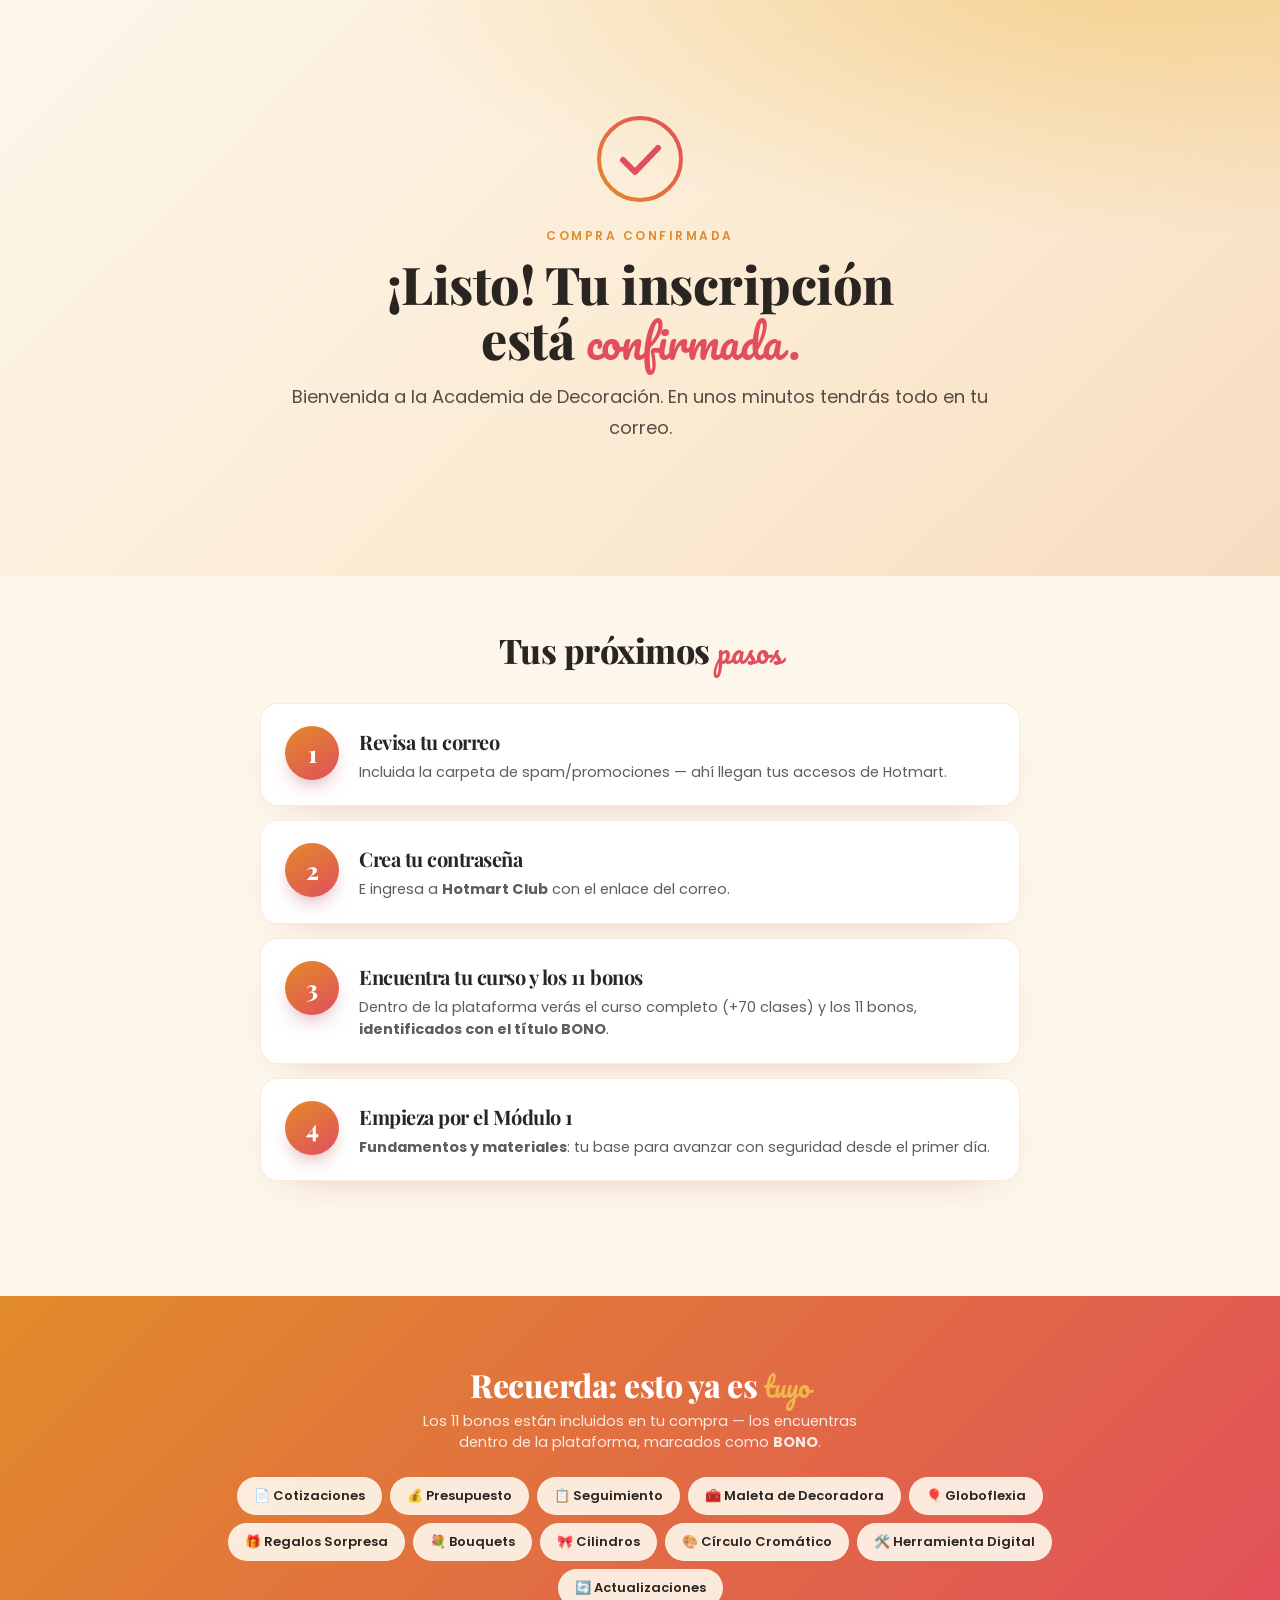
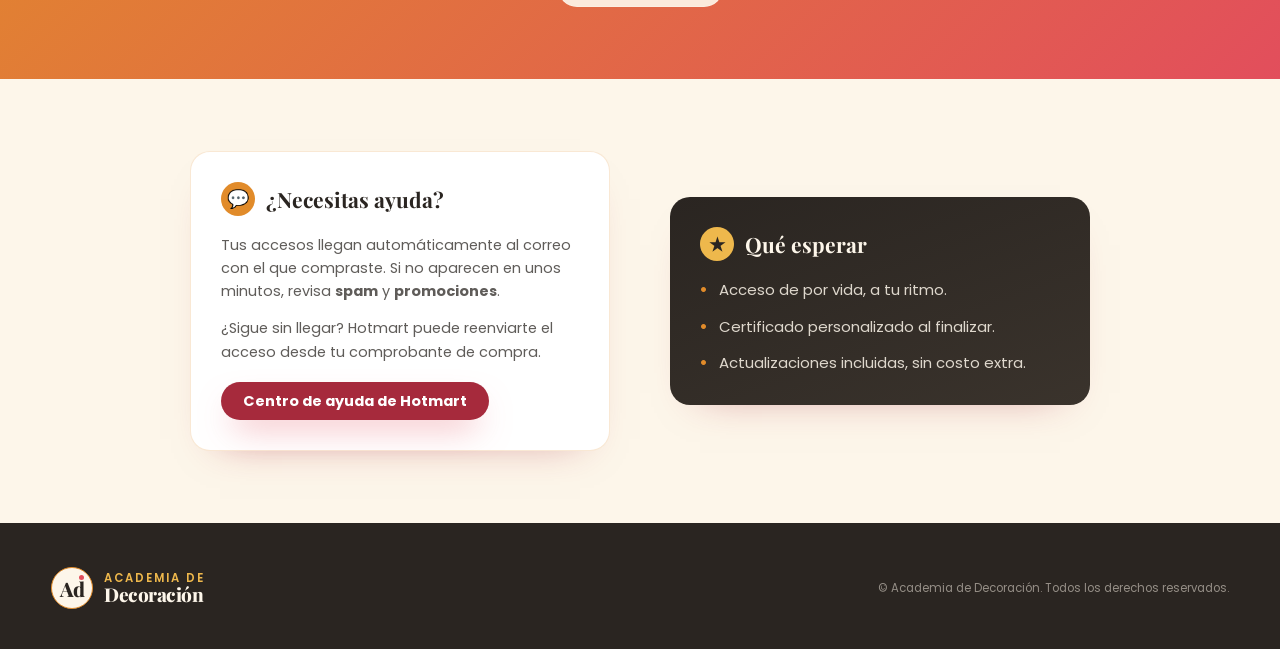
<file: gracias.html>
<!DOCTYPE html>
<html lang="es">
<head>
<meta charset="utf-8">
<meta name="viewport" content="width=device-width, initial-scale=1">
<title>¡Inscripción confirmada! — Academia de Decoración</title>
<meta name="robots" content="noindex">
<link rel="preconnect" href="https://fonts.googleapis.com">
<link rel="preconnect" href="https://fonts.gstatic.com" crossorigin>
<link rel="preload" as="style" href="https://fonts.googleapis.com/css2?family=Playfair+Display:wght@700;800&family=Poppins:wght@400;500;600;700&family=Pacifico&display=swap">
<link href="https://fonts.googleapis.com/css2?family=Playfair+Display:wght@700;800&family=Poppins:wght@400;500;600;700&family=Pacifico&display=swap" rel="stylesheet" media="print" onload="this.media='all'">
<noscript><link href="https://fonts.googleapis.com/css2?family=Playfair+Display:wght@700;800&family=Poppins:wght@400;500;600;700&family=Pacifico&display=swap" rel="stylesheet"></noscript>
<link rel="stylesheet" href="css/styles.css">

<!-- ============ GTM — GTM-TQZQG9PZ ============ -->
<script>window.dataLayer = window.dataLayer || [];</script>
<script>(function(w,d,s,l,i){w[l]=w[l]||[];w[l].push({'gtm.start':new Date().getTime(),event:'gtm.js'});var f=d.getElementsByTagName(s)[0],j=d.createElement(s),dl=l!='dataLayer'?'&l='+l:'';j.async=true;j.src='https://www.googletagmanager.com/gtm.js?id='+i+dl;f.parentNode.insertBefore(j,f);})(window,document,'script','dataLayer','GTM-TQZQG9PZ');</script>
<!-- Meta Pixel: NO disparar Purchase desde GTM en esta página.
     Hotmart ya lo envía por pixel + API de Conversiones, deduplicados con su
     propio event_id. El trigger `purchase` del dataLayer es SOLO para GA4. -->
</head>
<body>
<noscript><iframe src="https://www.googletagmanager.com/ns.html?id=GTM-TQZQG9PZ" height="0" width="0" style="display:none;visibility:hidden"></iframe></noscript>

<section class="section" style="background:radial-gradient(115% 90% at 88% -6%,rgba(238,184,76,.5),rgba(238,184,76,0) 52%),linear-gradient(135deg,#FDF6EA 0%,#FBEAD2 60%,#F7DCC0 100%);min-height:52vh;display:flex;align-items:center;text-align:center">
  <div class="container" style="max-width:720px">
    <div class="success" aria-hidden="true">
      <svg class="success-check" viewBox="0 0 88 88" width="88" height="88">
        <circle cx="44" cy="44" r="41" fill="none" stroke="rgba(225,139,42,.35)" stroke-width="3"/>
        <circle class="ring" cx="44" cy="44" r="41" fill="none" stroke="url(#gradOk)" stroke-width="4" stroke-linecap="round" transform="rotate(-90 44 44)"/>
        <path class="tick" d="M27 45 L39 57 L62 33" fill="none" stroke="var(--c-coral)" stroke-width="6" stroke-linecap="round" stroke-linejoin="round"/>
        <defs><linearGradient id="gradOk" x1="0" y1="0" x2="1" y2="1"><stop offset="0" stop-color="#E18B2A"/><stop offset="1" stop-color="#E24E5C"/></linearGradient></defs>
      </svg>
      <i class="cf cf1"></i><i class="cf cf2"></i><i class="cf cf3"></i><i class="cf cf4"></i><i class="cf cf5"></i><i class="cf cf6"></i>
    </div>
    <style>
      .success{position:relative;width:88px;height:88px;margin:0 auto 24px}
      .success .ring{stroke-dasharray:258;stroke-dashoffset:258;animation:drawRing .8s var(--ease) .1s forwards}
      .success .tick{stroke-dasharray:60;stroke-dashoffset:60;animation:drawTick .5s var(--ease) .75s forwards}
      @keyframes drawRing{to{stroke-dashoffset:0}}
      @keyframes drawTick{to{stroke-dashoffset:0}}
      .cf{position:absolute;top:44px;left:44px;width:8px;height:8px;border-radius:2px;opacity:0;animation:cfPop 1s var(--ease) .95s forwards}
      .cf1{background:var(--c-coral);--tx:-52px;--ty:-44px;--rz:140deg}
      .cf2{background:var(--c-dorado);--tx:50px;--ty:-52px;--rz:-120deg;border-radius:50%}
      .cf3{background:var(--c-mandarina);--tx:-60px;--ty:8px;--rz:80deg}
      .cf4{background:var(--c-vino);--tx:58px;--ty:4px;--rz:-60deg;border-radius:50%}
      .cf5{background:var(--c-dorado);--tx:-30px;--ty:-64px;--rz:200deg}
      .cf6{background:var(--c-coral);--tx:34px;--ty:-68px;--rz:-160deg;width:12px;height:5px;border-radius:99px}
      @keyframes cfPop{0%{opacity:0;transform:translate(0,0) rotate(0)}20%{opacity:1}100%{opacity:0;transform:translate(var(--tx),var(--ty)) rotate(var(--rz))}}
      @media (prefers-reduced-motion:reduce){.success .ring,.success .tick{animation:none;stroke-dashoffset:0}.cf{display:none}}
    </style>
    <p class="kicker">Compra confirmada</p>
    <h1 style="font-size:clamp(30px,5.4vw,52px)">¡Listo! Tu inscripción está <span class="h-script">confirmada.</span></h1>
    <p class="lead" style="margin-top:16px">Bienvenida a la Academia de Decoración. En unos minutos tendrás todo en tu correo.</p>
  </div>
</section>

<section class="section" style="background:var(--c-crema);padding-top:clamp(36px,5vw,56px)">
  <div class="container" style="max-width:760px">
    <h2 style="text-align:center;font-size:clamp(24px,3.4vw,34px);margin-bottom:34px">Tus próximos <span class="h-script">pasos</span></h2>
    <div class="steps" style="gap:14px">
      <div class="step"><span class="step-num" aria-hidden="true">1</span><div><h3>Revisa tu correo</h3><p>Incluida la carpeta de spam/promociones — ahí llegan tus accesos de Hotmart.</p></div></div>
      <div class="step"><span class="step-num" aria-hidden="true">2</span><div><h3>Crea tu contraseña</h3><p>E ingresa a <strong>Hotmart Club</strong> con el enlace del correo.</p></div></div>
      <div class="step"><span class="step-num" aria-hidden="true">3</span><div><h3>Encuentra tu curso y los 11 bonos</h3><p>Dentro de la plataforma verás el curso completo (+70 clases) y los 11 bonos, <strong>identificados con el título BONO</strong>.</p></div></div>
      <div class="step"><span class="step-num" aria-hidden="true">4</span><div><h3>Empieza por el Módulo 1</h3><p><strong>Fundamentos y materiales</strong>: tu base para avanzar con seguridad desde el primer día.</p></div></div>
    </div>
  </div>
</section>

<section class="section bonos" style="padding:clamp(44px,6vw,72px) 0">
  <div class="container" style="max-width:900px;text-align:center">
    <h2 style="font-size:clamp(22px,3vw,32px)">Recuerda: esto ya es <span class="h-script" style="color:var(--c-dorado)">tuyo</span></h2>
    <p style="font-size:14.5px;color:rgba(255,255,255,.85);margin:8px auto 24px;max-width:52ch">Los 11 bonos están incluidos en tu compra — los encuentras dentro de la plataforma, marcados como <strong>BONO</strong>.</p>
    <div style="display:flex;flex-wrap:wrap;gap:8px;justify-content:center">
      <span style="background:rgba(253,246,234,.92);color:var(--c-carbon);border:1px solid rgba(253,246,234,.5);border-radius:999px;padding:8px 16px;font-size:13px;font-weight:600">📄 Cotizaciones</span>
      <span style="background:rgba(253,246,234,.92);color:var(--c-carbon);border:1px solid rgba(253,246,234,.5);border-radius:999px;padding:8px 16px;font-size:13px;font-weight:600">💰 Presupuesto</span>
      <span style="background:rgba(253,246,234,.92);color:var(--c-carbon);border:1px solid rgba(253,246,234,.5);border-radius:999px;padding:8px 16px;font-size:13px;font-weight:600">📋 Seguimiento</span>
      <span style="background:rgba(253,246,234,.92);color:var(--c-carbon);border:1px solid rgba(253,246,234,.5);border-radius:999px;padding:8px 16px;font-size:13px;font-weight:600">🧰 Maleta de Decoradora</span>
      <span style="background:rgba(253,246,234,.92);color:var(--c-carbon);border:1px solid rgba(253,246,234,.5);border-radius:999px;padding:8px 16px;font-size:13px;font-weight:600">🎈 Globoflexia</span>
      <span style="background:rgba(253,246,234,.92);color:var(--c-carbon);border:1px solid rgba(253,246,234,.5);border-radius:999px;padding:8px 16px;font-size:13px;font-weight:600">🎁 Regalos Sorpresa</span>
      <span style="background:rgba(253,246,234,.92);color:var(--c-carbon);border:1px solid rgba(253,246,234,.5);border-radius:999px;padding:8px 16px;font-size:13px;font-weight:600">💐 Bouquets</span>
      <span style="background:rgba(253,246,234,.92);color:var(--c-carbon);border:1px solid rgba(253,246,234,.5);border-radius:999px;padding:8px 16px;font-size:13px;font-weight:600">🎀 Cilindros</span>
      <span style="background:rgba(253,246,234,.92);color:var(--c-carbon);border:1px solid rgba(253,246,234,.5);border-radius:999px;padding:8px 16px;font-size:13px;font-weight:600">🎨 Círculo Cromático</span>
      <span style="background:rgba(253,246,234,.92);color:var(--c-carbon);border:1px solid rgba(253,246,234,.5);border-radius:999px;padding:8px 16px;font-size:13px;font-weight:600">🛠️ Herramienta Digital</span>
      <span style="background:rgba(253,246,234,.92);color:var(--c-carbon);border:1px solid rgba(253,246,234,.5);border-radius:999px;padding:8px 16px;font-size:13px;font-weight:600">🔄 Actualizaciones</span>
    </div>
  </div>
</section>

<section class="section" style="background:var(--c-crema);padding:clamp(44px,6vw,72px) 0">
  <div class="container split" style="max-width:900px">
    <div class="fit fit--yes">
      <div class="fit-head"><span class="fit-ico" style="background:var(--c-mandarina)">💬</span>¿Necesitas ayuda?</div>
      <p style="margin:0 0 14px;font-size:14.5px;line-height:1.6;color:rgba(42,37,33,.75)">Tus accesos llegan automáticamente al correo con el que compraste. Si no aparecen en unos minutos, revisa <strong>spam</strong> y <strong>promociones</strong>.</p>
      <p style="margin:0 0 18px;font-size:14.5px;line-height:1.6;color:rgba(42,37,33,.75)">¿Sigue sin llegar? Hotmart puede reenviarte el acceso desde tu comprobante de compra.</p>
      <div style="display:flex;flex-wrap:wrap;gap:10px">
        <!-- TODO: cuando existan, reemplazar por WhatsApp real (https://wa.me/NUMERO) y grupo privado de Facebook -->
        <a class="btn btn--sm" href="https://help.hotmart.com/es" target="_blank" rel="noopener" style="background:var(--c-vino)">Centro de ayuda de Hotmart</a>
      </div>
    </div>
    <div class="fit" style="background:linear-gradient(160deg,var(--c-carbon),#3a332c);color:var(--c-crema)">
      <div class="fit-head" style="color:var(--c-crema)"><span class="fit-ico" style="background:var(--c-dorado);color:var(--c-carbon)">★</span>Qué esperar</div>
      <ul style="color:rgba(253,246,234,.85)">
        <li>Acceso de por vida, a tu ritmo.</li>
        <li>Certificado personalizado al finalizar.</li>
        <li>Actualizaciones incluidas, sin costo extra.</li>
      </ul>
    </div>
  </div>
</section>

<footer>
  <div class="container foot">
    <a class="logo" href="/" aria-label="Academia de Decoración">
      <span class="logo-iso" aria-hidden="true">Ad</span>
      <span class="logo-txt"><small style="color:var(--c-dorado)">Academia de</small><strong style="color:var(--c-crema)">Decoración</strong></span>
    </a>
    <small>© Academia de Decoración. Todos los derechos reservados.</small>
  </div>
</footer>

<script>
/* ============================================================
   PURCHASE — se dispara al aterrizar desde el checkout Hotmart.

   ⚠️⚠️ EL PURCHASE DE META NO SE DISPARA AQUÍ. NO LO REPONGAS. ⚠️⚠️
   Hotmart ya envía Purchase a Meta por sus DOS vías (pixel de
   navegador + API de Conversiones con token), deduplicadas entre sí
   con SU propio event_id. Si esta página disparara otro `fbq('track',
   'Purchase')`, sería un TERCER evento con un event_id que no podemos
   garantizar que coincida → ventas duplicadas, ROAS inflado y CPA
   aparente a la mitad del real. Decisión tomada el 24/08/2026.

   Lo que SÍ hacemos aquí:
   - push de `purchase` al dataLayer → GTM dispara SOLO GA4
     (GA4 no tiene integración nativa con Hotmart, así que sin esto
     no habría conversión en Analytics).
   - En GTM: NO crear etiqueta de Meta Pixel con el trigger `purchase`.

   Hotmart devuelve parámetros en la URL (transaction, off, sck, src…).
   Valor: 27 USD el core; si hubo order bumps el total real lo reporta
   el webhook de Hotmart — no lo estimes aquí.
   ============================================================ */
(function () {
  function safeGet(store, k) { try { return window[store].getItem(k); } catch (e) { return null; } }
  var data = { value: 27, currency: 'USD' };          // ← valor core; el webhook reporta el total real
  try {
    var q = new URLSearchParams(location.search);
    data.transaction_id = q.get('transaction') || q.get('transaction_id') || undefined;
    data.ad_src = q.get('src') || safeGet('sessionStorage', 'ad_src') || 'directo';
    data.ad_sck = q.get('sck') || undefined;
  } catch (e) { /* datos mínimos: value + currency */ }
  // El push al dataLayer se ejecuta SIEMPRE — GTM dispara GA4 desde aquí.
  // NO se dispara Meta Pixel: el Purchase de Meta es de Hotmart (ver nota arriba).
  window.dataLayer = window.dataLayer || [];
  window.dataLayer.push(Object.assign({ event: 'purchase', purchase_owner: 'hotmart_capi' }, data));
  try {
    if (typeof gtag === 'function') gtag('event', 'purchase', data);
  } catch (e) { /* respaldo directo de GA4; GTM ya recibió el evento */ }
})();
</script>
</body>
</html>
</file>
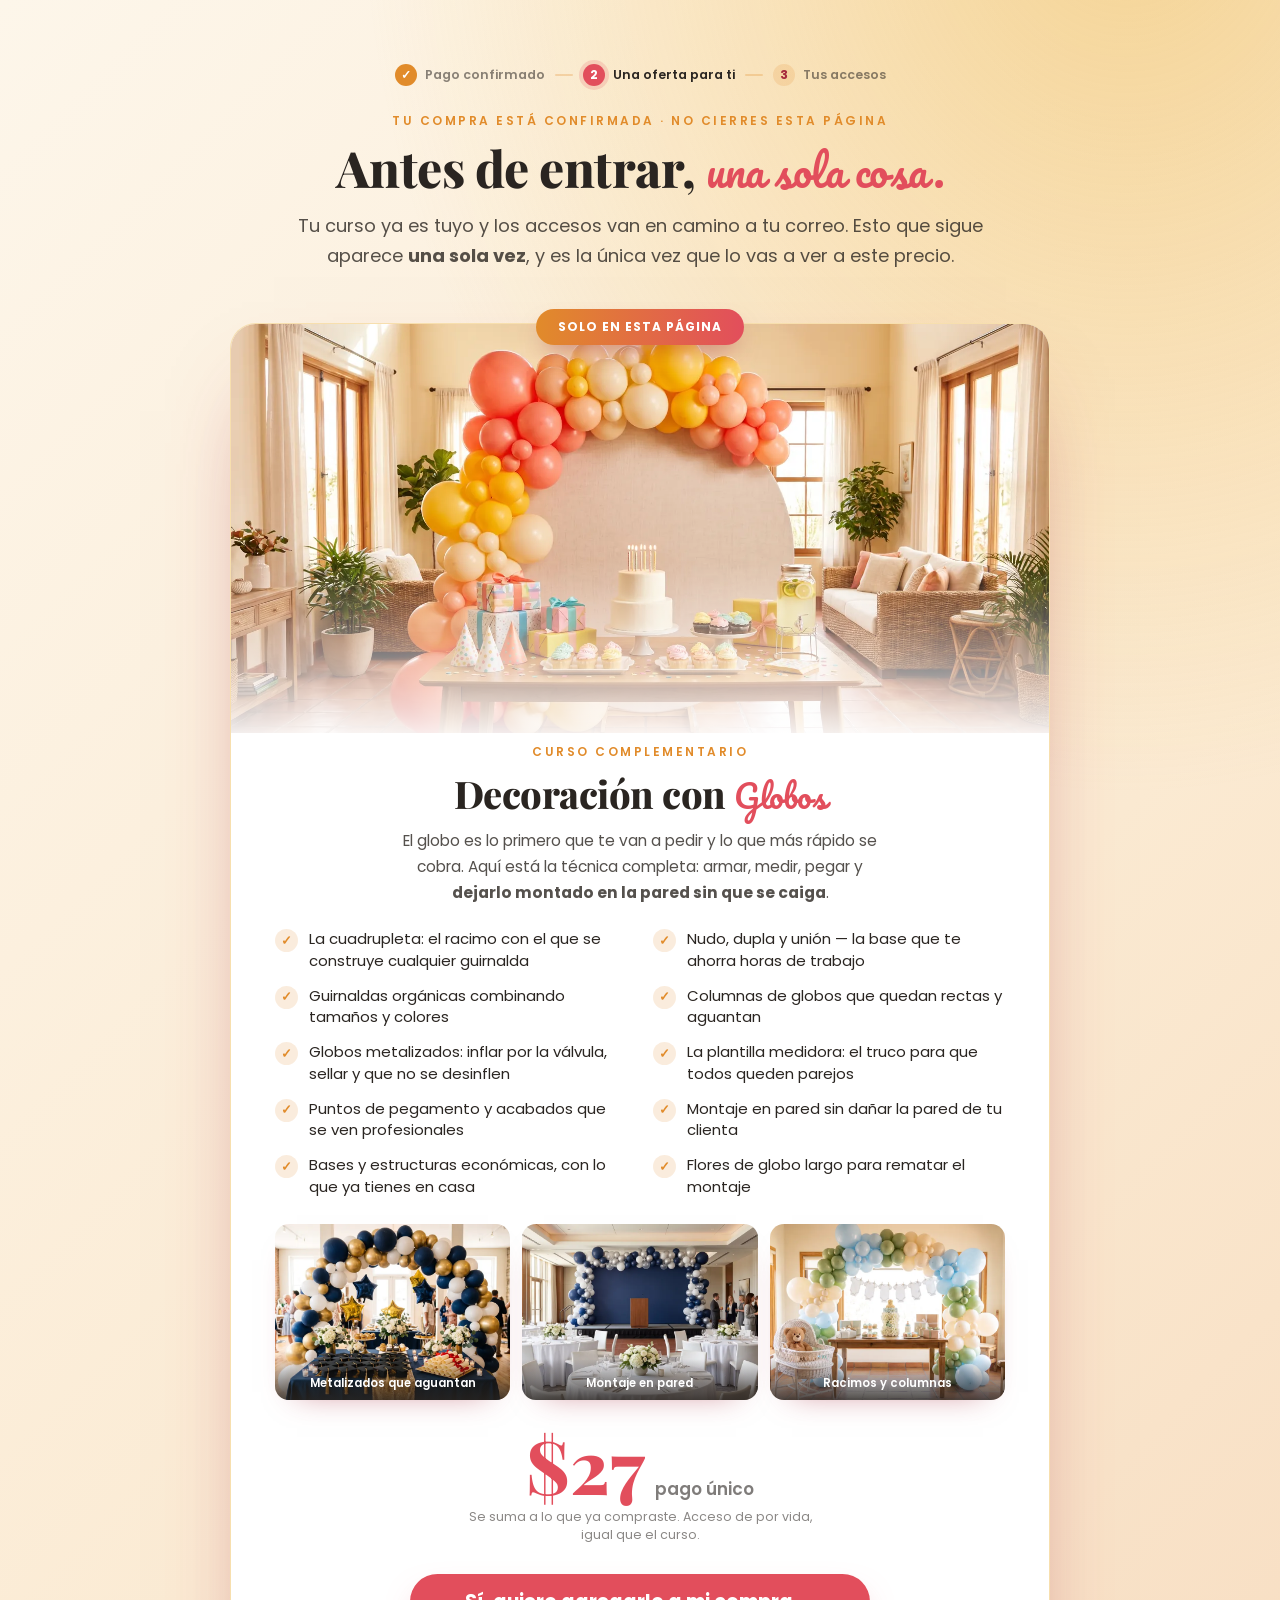
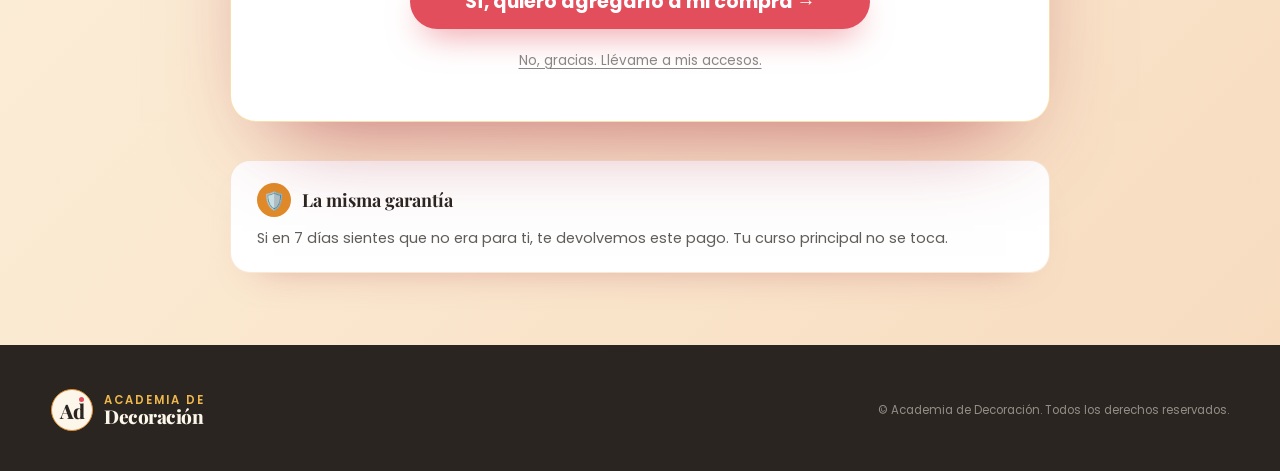
<file: oportunidad.html>
<!DOCTYPE html>
<html lang="es">
<head>
<meta charset="utf-8">
<meta name="viewport" content="width=device-width, initial-scale=1">
<title>Una cosa más antes de entrar — Academia de Decoración</title>
<meta name="robots" content="noindex">
<link rel="preconnect" href="https://fonts.googleapis.com">
<link rel="preconnect" href="https://fonts.gstatic.com" crossorigin>
<link rel="preload" as="style" href="https://fonts.googleapis.com/css2?family=Playfair+Display:wght@700;800&family=Poppins:wght@400;500;600;700&family=Pacifico&display=swap">
<link href="https://fonts.googleapis.com/css2?family=Playfair+Display:wght@700;800&family=Poppins:wght@400;500;600;700&family=Pacifico&display=swap" rel="stylesheet" media="print" onload="this.media='all'">
<noscript><link href="https://fonts.googleapis.com/css2?family=Playfair+Display:wght@700;800&family=Poppins:wght@400;500;600;700&family=Pacifico&display=swap" rel="stylesheet"></noscript>
<link rel="stylesheet" href="css/styles.css">

<!-- ============ GTM — GTM-TQZQG9PZ ============ -->
<script>window.dataLayer = window.dataLayer || [];</script>
<script>(function(w,d,s,l,i){w[l]=w[l]||[];w[l].push({'gtm.start':new Date().getTime(),event:'gtm.js'});var f=d.getElementsByTagName(s)[0],j=d.createElement(s),dl=l!='dataLayer'?'&l='+l:'';j.async=true;j.src='https://www.googletagmanager.com/gtm.js?id='+i+dl;f.parentNode.insertBefore(j,f);})(window,document,'script','dataLayer','GTM-TQZQG9PZ');</script>
<!-- ⚠️ ESTA PÁGINA NO ES LA CONFIRMACIÓN. La confirmación es /gracias.
     Aquí NO va Purchase, ni de Meta ni de GA4:
     · El Purchase de Meta es de Hotmart (pixel + CAPI, deduplicados con su event_id).
     · El Purchase de GA4 se dispara en /gracias y solo ahí.
     Lo único que sale de aquí son dos eventos propios de embudo, solo para GA4:
     `upsell_view` y `upsell_decision`. En GTM: no asociarlos a ninguna etiqueta de Meta. -->

<style>
  /* ---- Pasos del embudo: quita la ansiedad de "¿se procesó mi pago?" ---- */
  .ups-steps{display:flex;align-items:center;justify-content:center;gap:10px;flex-wrap:wrap;margin-bottom:26px}
  .ups-step{display:flex;align-items:center;gap:8px;font-size:12.5px;font-weight:600;color:rgba(42,37,33,.55)}
  .ups-dot{width:22px;height:22px;border-radius:50%;display:flex;align-items:center;justify-content:center;font-size:12px;font-weight:700;background:rgba(225,139,42,.18);color:var(--c-vino);flex:none}
  .ups-step.done .ups-dot{background:var(--c-mandarina);color:#fff}
  .ups-step.now{color:var(--c-carbon)}
  .ups-step.now .ups-dot{background:var(--c-coral);color:#fff;box-shadow:0 0 0 4px rgba(226,78,92,.18)}
  .ups-sep{width:18px;height:2px;background:rgba(225,139,42,.28);border-radius:99px}
  /* En móvil NO se ocultan los textos: tres círculos pelados no dicen nada, y el
     paso que importa es justamente el que tranquiliza ("Pago confirmado").
     Se quitan los separadores y se deja que los pasos envuelvan en dos filas. */
  @media (max-width:520px){
    .ups-steps{gap:8px 14px}
    .ups-sep{display:none}
    .ups-step{font-size:11.5px}
    .ups-dot{width:19px;height:19px;font-size:11px}
  }

  /* ---- Tarjeta de oferta ---- */
  .ups-card{position:relative;max-width:820px;margin-inline:auto;background:#fff;border-radius:26px;padding:clamp(26px,4vw,44px);box-shadow:0 44px 90px -44px rgba(166,42,60,.7);border:1px solid rgba(238,184,76,.45)}
  /* Imagen del curso: a sangre dentro de la tarjeta. Sale del padding con
     márgenes negativos para pegarse al borde redondeado de arriba. */
  .ups-foto{margin:calc(-1 * clamp(26px,4vw,44px)) calc(-1 * clamp(26px,4vw,44px)) 0;border-radius:25px 25px 0 0;overflow:hidden;position:relative;aspect-ratio:16/8}
  .ups-foto img{width:100%;height:100%;object-fit:cover}
  .ups-foto::after{content:"";position:absolute;inset:0;background:linear-gradient(180deg,rgba(255,255,255,0) 58%,rgba(255,255,255,.92) 100%)}
  @media (max-width:600px){.ups-foto{aspect-ratio:16/10}}
  /* Tira de tres imágenes bajo la lista */
  .ups-tira{display:grid;grid-template-columns:repeat(3,1fr);gap:12px;margin-top:26px}
  .ups-tira figure{margin:0;position:relative;border-radius:14px;overflow:hidden;aspect-ratio:4/3;box-shadow:0 14px 30px -22px rgba(166,42,60,.6)}
  .ups-tira img{width:100%;height:100%;object-fit:cover}
  .ups-tira figcaption{position:absolute;left:0;right:0;bottom:0;padding:16px 10px 8px;font-size:11.5px;font-weight:600;color:#fff;text-align:center;background:linear-gradient(180deg,rgba(42,37,33,0),rgba(42,37,33,.82))}
  @media (max-width:560px){
    .ups-tira{grid-template-columns:1fr 1fr;gap:9px}
    .ups-tira figure:last-child{grid-column:1/-1;aspect-ratio:16/7}
    .ups-tira figcaption{font-size:11px}
  }
  .ups-ribbon{position:absolute;top:-15px;left:50%;transform:translateX(-50%);background:linear-gradient(90deg,var(--c-mandarina),var(--c-coral));color:#fff;font-weight:700;font-size:12px;letter-spacing:1px;text-transform:uppercase;padding:9px 22px;border-radius:999px;white-space:nowrap;box-shadow:0 12px 24px -10px rgba(166,42,60,.6)}
  .ups-list{margin:22px 0 0;padding:0;list-style:none;display:grid;gap:13px}
  @media (min-width:700px){.ups-list{grid-template-columns:1fr 1fr;gap:13px 26px}}
  .ups-list li{display:flex;gap:11px;align-items:flex-start;font-size:15px;line-height:1.45}
  .ups-list li::before{content:"✓";flex:none;width:23px;height:23px;border-radius:50%;background:rgba(225,139,42,.16);color:var(--c-mandarina);display:flex;align-items:center;justify-content:center;font-weight:700;font-size:12.5px;margin-top:1px}
  .ups-actions{margin-top:30px;display:flex;flex-direction:column;align-items:center;gap:16px}
  .ups-actions .btn{width:100%;max-width:460px;text-align:center}
  .ups-no{background:none;border:none;cursor:pointer;font-family:var(--font-body);font-size:13.5px;color:rgba(42,37,33,.55);text-decoration:underline;text-underline-offset:3px;padding:6px 10px}
  .ups-no:hover{color:var(--c-vino)}
  .ups-note{font-size:12.5px;color:rgba(42,37,33,.55);text-align:center;max-width:46ch;margin:0 auto}
</style>
</head>
<body>
<noscript><iframe src="https://www.googletagmanager.com/ns.html?id=GTM-TQZQG9PZ" height="0" width="0" style="display:none;visibility:hidden"></iframe></noscript>

<section class="section" style="background:radial-gradient(115% 90% at 88% -6%,rgba(238,184,76,.5),rgba(238,184,76,0) 52%),linear-gradient(135deg,#FDF6EA 0%,#FBEAD2 60%,#F7DCC0 100%);padding-top:clamp(40px,6vw,64px);padding-bottom:clamp(44px,6vw,72px)">
  <div class="container">

    <div class="ups-steps">
      <div class="ups-step done"><span class="ups-dot" aria-hidden="true">✓</span><span class="t">Pago confirmado</span></div>
      <i class="ups-sep" aria-hidden="true"></i>
      <div class="ups-step now"><span class="ups-dot" aria-hidden="true">2</span><span class="t">Una oferta para ti</span></div>
      <i class="ups-sep" aria-hidden="true"></i>
      <div class="ups-step"><span class="ups-dot" aria-hidden="true">3</span><span class="t">Tus accesos</span></div>
    </div>

    <div style="text-align:center;max-width:760px;margin-inline:auto">
      <p class="kicker">Tu compra está confirmada · no cierres esta página</p>
      <h1 style="font-size:clamp(28px,5vw,50px)">Antes de entrar, <span class="h-script">una sola cosa.</span></h1>
      <p class="lead" style="margin-top:16px">Tu curso ya es tuyo y los accesos van en camino a tu correo. Esto que sigue aparece <strong>una sola vez</strong>, y es la única vez que lo vas a ver a este precio.</p>
    </div>

    <div class="ups-card" style="margin-top:clamp(34px,5vw,52px)">
      <span class="ups-ribbon" style="z-index:2">Solo en esta página</span>

      <!-- Imágenes propias del proyecto, recortadas desde los originales de
           `vsl/clips/eventos-v2/`. NO se reutilizan las de la landing a
           propósito: la compradora acaba de ver esas y repetirlas aquí haría
           que la oferta pareciera lo mismo que ya compró.
           Cada una ilustra un punto concreto de la lista de abajo. -->
      <figure class="ups-foto">
        <img src="img/op-guirnalda-organica.webp" width="1600" height="800" loading="eager" decoding="async"
             alt="Guirnalda orgánica de globos en coral, durazno y amarillo montada en arco sobre una mesa de postres.">
      </figure>

      <p class="kicker" style="text-align:center;margin-top:10px">Curso complementario</p>
      <h2 style="text-align:center;font-size:clamp(25px,3.8vw,38px)">Decoración con <span class="h-script">Globos</span></h2>
      <p class="lead" style="text-align:center;margin:14px auto 0;max-width:56ch;font-size:15.5px">El globo es lo primero que te van a pedir y lo que más rápido se cobra. Aquí está la técnica completa: armar, medir, pegar y <strong>dejarlo montado en la pared sin que se caiga</strong>.</p>

      <ul class="ups-list">
        <li>La cuadrupleta: el racimo con el que se construye cualquier guirnalda</li>
        <li>Nudo, dupla y unión — la base que te ahorra horas de trabajo</li>
        <li>Guirnaldas orgánicas combinando tamaños y colores</li>
        <li>Columnas de globos que quedan rectas y aguantan</li>
        <li>Globos metalizados: inflar por la válvula, sellar y que no se desinflen</li>
        <li>La plantilla medidora: el truco para que todos queden parejos</li>
        <li>Puntos de pegamento y acabados que se ven profesionales</li>
        <li>Montaje en pared sin dañar la pared de tu clienta</li>
        <li>Bases y estructuras económicas, con lo que ya tienes en casa</li>
        <li>Flores de globo largo para rematar el montaje</li>
      </ul>

      <!-- Tira de tres: cada imagen ancla un punto de la lista de arriba -->
      <div class="ups-tira">
        <figure>
          <img src="img/op-metalizados.webp" width="800" height="600" loading="lazy" decoding="async"
               alt="Guirnalda de globos azul marino, dorado y blanco con globos metalizados en forma de estrella.">
          <figcaption>Metalizados que aguantan</figcaption>
        </figure>
        <figure>
          <img src="img/op-montaje-pared.webp" width="800" height="600" loading="lazy" decoding="async"
               alt="Guirnalda de globos azules y blancos montada sobre la pared de un salón de eventos.">
          <figcaption>Montaje en pared</figcaption>
        </figure>
        <figure>
          <img src="img/op-columnas-racimos.webp" width="800" height="600" loading="lazy" decoding="async"
               alt="Guirnalda de globos en tonos pastel verde, azul y crema rodeando una mesa decorada.">
          <figcaption>Racimos y columnas</figcaption>
        </figure>
      </div>

      <div class="price">
        <!-- ⚠️ PRECIO SIN VERIFICAR EN DÓLARES. El 19-oct-2026 el checkout
             E106592132W mostró S/ 92,00 porque Hotmart geolocalizó Perú.
             La cifra US$27 viene del vault (acuerdo del 1-sep), no de haberla
             visto en pantalla. Confirmar qué ve un comprador de EE.UU. y de
             México —los dos mercados con ventas— antes de publicar. -->
        <strong>$27</strong><span>pago único</span>
      </div>
      <p class="ups-note">Se suma a lo que ya compraste. Acceso de por vida, igual que el curso.</p>

      <div class="ups-actions">
        <a class="btn btn--glow" id="ups-si"
           href="https://pay.hotmart.com/E106592132W"
           rel="noopener">Sí, quiero agregarlo a mi compra →</a>
        <button type="button" class="ups-no" id="ups-no">No, gracias. Llévame a mis accesos.</button>
      </div>
    </div>

    <div style="max-width:820px;margin:clamp(26px,4vw,38px) auto 0;display:grid;gap:16px">
      <div class="fit fit--yes" style="padding:22px 26px">
        <div class="fit-head" style="font-size:18px;margin-bottom:10px"><span class="fit-ico" style="background:var(--c-mandarina)">🛡️</span>La misma garantía</div>
        <p style="margin:0;font-size:14.5px;line-height:1.6;color:rgba(42,37,33,.75)">Si en 7 días sientes que no era para ti, te devolvemos este pago. Tu curso principal no se toca.</p>
      </div>
    </div>

  </div>
</section>

<footer>
  <div class="container foot">
    <a class="logo" href="/" aria-label="Academia de Decoración">
      <span class="logo-iso" aria-hidden="true">Ad</span>
      <span class="logo-txt"><small style="color:var(--c-dorado)">Academia de</small><strong style="color:var(--c-crema)">Decoración</strong></span>
    </a>
    <small>© Academia de Decoración. Todos los derechos reservados.</small>
  </div>
</footer>

<script>
/* ============================================================
   /oportunidad — página intermedia entre el checkout y /gracias.

   ⚠️ NO DISPARAR Purchase AQUÍ, NI DE META NI DE GA4.
   Esta página no es la confirmación. El Purchase de Meta lo manda
   Hotmart (pixel + CAPI, deduplicados con SU event_id) y el de GA4
   se dispara en /gracias. Un Purchase aquí duplicaría la venta y
   dejaría el ROAS inflado y el CPA a la mitad del real. Misma
   decisión del 24/08/2026 que rige en /gracias y en tracking.js.

   Lo que sí hace este script:
   1. Arrastra src/sck/transaction de la URL al checkout del upsell,
      para poder atribuir qué anuncio trae los upsells. Reusa la
      convención de tracking.js, pero NO lo carga: ese módulo
      enriquece [data-checkout] y dispara un AddToCart de US$27 del
      curso principal, que aquí sería un evento falso.
   2. Manda dos eventos propios al dataLayer, solo para GA4:
      `upsell_view` y `upsell_decision` (accepted | declined).
   ============================================================ */
(function () {
  'use strict';
  // "No, gracias" → confirmación. Sin .html porque vercel.json tiene
  // cleanUrls:true; apuntar a gracias.html provocaría un 308 innecesario.
  var DESTINO_NO = '/gracias';
  var q;
  try { q = new URLSearchParams(location.search); } catch (e) { q = null; }

  function param(k) { try { return q && q.get(k); } catch (e) { return null; } }

  function push(ev, extra) {
    try {
      window.dataLayer = window.dataLayer || [];
      window.dataLayer.push(Object.assign({
        event: ev,
        upsell_producto: 'decoracion-con-globos',
        ad_src: param('src') || 'directo',
        ad_sck: param('sck') || undefined,
        transaction_id: param('transaction') || param('transaction_id') || undefined
      }, extra || {}));
    } catch (e) { /* nunca romper la página por tracking */ }
  }

  /* 1. Arrastrar la atribución al checkout del upsell */
  var si = document.getElementById('ups-si');
  try {
    var u = new URL(si.getAttribute('href'), location.href);
    if (param('src')) u.searchParams.set('src', param('src'));
    // sck del upsell: se marca como tal para distinguirlo de la venta principal
    u.searchParams.set('sck', ['upsell', 'globos', (param('sck') || 'na')].join('_').slice(0, 60));
    si.href = u.toString();
    si.rel = 'noopener';
  } catch (e) { /* el href del HTML queda como respaldo */ }

  /* 2. Eventos de embudo */
  push('upsell_view');

  si.addEventListener('click', function () { push('upsell_decision', { upsell_decision: 'accepted' }); });

  document.getElementById('ups-no').addEventListener('click', function () {
    push('upsell_decision', { upsell_decision: 'declined' });
    // Conserva los parámetros de la URL para que /gracias siga viendo
    // transaction, src y sck y pueda atribuir el Purchase de GA4.
    location.href = DESTINO_NO + (location.search || '');
  });
})();
</script>
</body>
</html>
</file>
<file: css/styles.css>
/* ============================================================
   Academia de Decoración — Landing de producción
   Tokens + base + secciones. Mobile-first. Breakpoints: 480/768/1024/1440
   ============================================================ */
:root{
  --c-coral:#E24E5C; --c-vino:#A62A3C; --c-mandarina:#E18B2A;
  --c-dorado:#EEB84C; --c-crema:#FDF6EA; --c-blanco:#FFFFFF; --c-carbon:#2A2521;
  --c-crema-2:#FBEEDC;
  --font-script:'Pacifico',cursive; --font-display:'Playfair Display',serif; --font-body:'Poppins',sans-serif;
  --radius:16px; --radius-lg:22px;
  --shadow-card:0 18px 40px -30px rgba(166,42,60,.5);
  --shadow-cta:0 16px 34px -12px rgba(226,78,92,.6);
  --ease:cubic-bezier(.22,1,.36,1);
  --container:1200px;
}
*,*::before,*::after{box-sizing:border-box}
html{scroll-behavior:smooth}
body{margin:0;background:var(--c-crema);color:var(--c-carbon);font-family:var(--font-body);-webkit-font-smoothing:antialiased;overflow-x:hidden}
img{max-width:100%;display:block;height:auto}
a{color:var(--c-vino);text-decoration:none}
:focus-visible{outline:3px solid var(--c-vino);outline-offset:3px;border-radius:4px}
.container{width:min(var(--container),92vw);margin-inline:auto}
.section{position:relative;padding:clamp(56px,9vw,116px) 0}

/* Tipografía */
h1,h2,h3{font-family:var(--font-display);letter-spacing:-.5px;text-wrap:balance;margin:0}
.h-script{font-family:var(--font-script);font-weight:400;color:var(--c-coral);font-size:.84em;line-height:1}
.kicker{font-size:12px;font-weight:600;letter-spacing:2.5px;text-transform:uppercase;color:var(--c-mandarina);margin-bottom:12px}
.kicker--gold{color:var(--c-dorado)}
h1{font-weight:800;font-size:clamp(31px,6.2vw,58px);line-height:1.05}
h2{font-weight:800;font-size:clamp(26px,4.2vw,44px);line-height:1.08}
.lead{font-size:clamp(15px,1.8vw,18px);line-height:1.68;color:rgba(42,37,33,.8)}
/* H1: móvil "genera ingresos" · ≥1024 "da el paso para generar ingresos".
   Un solo texto en el DOM (sin duplicar) para no romper SEO ni accesibilidad. */
.h1-extra,.h1-r{display:none}
@media (min-width:1024px){
  .h1-extra,.h1-r{display:inline}
}

/* Barra de progreso de scroll */
#scroll-progress{position:fixed;top:0;left:0;height:4px;width:0;z-index:90;background:linear-gradient(90deg,var(--c-mandarina),var(--c-coral));transform-origin:left}

/* Header sticky */
#site-header{position:fixed;top:0;left:0;right:0;z-index:80;transform:translateY(-100%);transition:transform .42s var(--ease);background:rgba(253,246,234,.92);backdrop-filter:blur(10px);border-bottom:1px solid rgba(225,139,42,.18);box-shadow:0 8px 30px -18px rgba(166,42,60,.4)}
#site-header.visible{transform:translateY(0)}
#site-header .bar{display:flex;align-items:center;justify-content:space-between;gap:16px;padding:10px 0}
.logo{display:flex;align-items:center;gap:11px}
.logo-iso{position:relative;width:42px;height:42px;flex:none;border-radius:50%;background:var(--c-crema);border:1.5px solid var(--c-mandarina);display:flex;align-items:center;justify-content:center;font-family:var(--font-display);font-weight:800;font-size:20px;color:var(--c-carbon);letter-spacing:-1px}
.logo-iso::after{content:"";position:absolute;top:7px;right:8px;width:5px;height:5px;border-radius:50%;background:var(--c-coral)}
.logo-txt{display:flex;flex-direction:column;line-height:1}
.logo-txt small{font-weight:600;letter-spacing:2px;font-size:8px;text-transform:uppercase;color:var(--c-vino)}
.logo-txt strong{font-family:var(--font-display);font-weight:800;font-size:19px;color:var(--c-carbon);letter-spacing:-.5px}
#site-header nav{display:none;gap:26px}
#site-header nav a{font-size:14px;font-weight:500;color:var(--c-carbon)}
@media (min-width:768px){#site-header nav{display:flex}}

/* Botones */
.btn{display:inline-flex;align-items:center;justify-content:center;gap:10px;background:var(--c-coral);color:#fff;font-weight:700;font-family:var(--font-body);font-size:clamp(15px,1.7vw,19px);line-height:1;padding:18px 32px;border-radius:999px;border:none;cursor:pointer;box-shadow:var(--shadow-cta);transition:background .2s,transform .2s}
.btn:hover{background:var(--c-vino);transform:translateY(-2px);color:#fff}
.btn--sm{font-size:14.5px;padding:12px 22px}
.btn--glow{animation:pulseGlow 2.8s ease-in-out infinite}
.btn--inverse{background:#fff;color:var(--c-coral)}
.btn--inverse:hover{background:var(--c-crema);color:var(--c-vino)}
.trust{display:flex;flex-wrap:wrap;gap:8px 18px;margin-top:18px;font-size:13px;color:rgba(42,37,33,.62)}

/* Divisores orgánicos entre secciones */
.divider{display:block;width:100%;height:clamp(28px,5vw,64px);margin-bottom:-1px}
.divider svg{display:block;width:100%;height:100%}

/* Reveal on scroll (JS añade .in) */
.reveal{opacity:0;transform:translateY(26px);transition:opacity .7s var(--ease),transform .7s var(--ease)}
.reveal.in{opacity:1;transform:none}
.hero-word{display:inline-block;opacity:0;transform:translateY(20px);transition:opacity .6s ease,transform .6s ease}
.hero-word.in{opacity:1;transform:none}

/* HERO */
.hero{padding:clamp(96px,14vw,150px) 0 clamp(64px,9vw,100px);background:radial-gradient(115% 90% at 88% -6%,rgba(238,184,76,.55),rgba(238,184,76,0) 52%),radial-gradient(100% 80% at -8% 108%,rgba(226,78,92,.2),rgba(226,78,92,0) 55%),linear-gradient(135deg,#FDF6EA 0%,#FBEAD2 46%,#F7DCC0 100%);background-size:180% 180%;animation:gradShift 16s ease infinite;overflow:hidden}
.hero-grid{display:grid;gap:clamp(36px,5vw,64px);align-items:center}
@media (min-width:1024px){.hero-grid{grid-template-columns:1.05fr .95fr}}
.badge{display:inline-flex;align-items:center;gap:9px;background:rgba(255,255,255,.7);border:1px solid rgba(225,139,42,.35);border-radius:999px;padding:8px 16px;font-size:12.5px;font-weight:600;color:var(--c-vino);margin-bottom:22px}
.badge::before{content:"";width:7px;height:7px;border-radius:50%;background:var(--c-coral)}
.deco{position:absolute;pointer-events:none}
.deco--b1{top:14%;left:6%;width:46px;height:56px;border-radius:50%;background:radial-gradient(circle at 34% 30%,#f0a05f,var(--c-mandarina));box-shadow:0 12px 24px -12px rgba(166,42,60,.5);animation:floatY2 7s ease-in-out infinite}
.deco--b2{top:9%;right:30%;width:34px;height:42px;border-radius:50%;background:radial-gradient(circle at 34% 30%,#f2c76a,var(--c-dorado));box-shadow:0 12px 24px -12px rgba(166,42,60,.5);animation:floatY3 9s ease-in-out infinite}
.deco--c1{top:66%;left:4%;width:14px;height:14px;border-radius:50%;background:var(--c-coral);animation:floatY 6s ease-in-out infinite}
.deco--c2{top:30%;right:6%;width:12px;height:12px;background:var(--c-dorado);transform:rotate(20deg);border-radius:3px;animation:floatY2 8s ease-in-out infinite}
.deco--c3{bottom:16%;right:12%;width:20px;height:7px;border-radius:99px;background:var(--c-mandarina);transform:rotate(-18deg);animation:floatY 7.5s ease-in-out infinite}
.vsl{position:relative;aspect-ratio:16/9;border-radius:var(--radius-lg);overflow:hidden;border:5px solid #fff;box-shadow:0 40px 80px -34px rgba(166,42,60,.65),0 0 0 1px rgba(238,184,76,.45);background:var(--c-carbon)}
.vsl img{width:100%;height:100%;object-fit:cover}
.vsl-overlay{position:absolute;inset:0;background:radial-gradient(circle at 50% 50%,rgba(42,37,33,.12),rgba(42,37,33,.5));display:flex;align-items:center;justify-content:center}
.vsl-play{width:clamp(64px,8vw,84px);height:clamp(64px,8vw,84px);border:none;border-radius:50%;background:var(--c-coral);color:#fff;cursor:pointer;display:flex;align-items:center;justify-content:center;font-size:clamp(24px,3vw,32px);animation:playPulse 2.4s ease-out infinite;transition:transform .2s}
.vsl-play:hover{transform:scale(1.06)}
.vsl-tag{position:absolute;top:12px;left:12px;background:rgba(226,78,92,.92);color:#fff;font-size:11px;font-weight:700;letter-spacing:.5px;padding:5px 12px;border-radius:999px}
/* VSL · VTurb SmartPlayer dentro del marco .vsl */
.vsl vturb-smartplayer{display:block;width:100%;height:100%}
.vsl vturb-smartplayer>*{border-radius:inherit}
.hero-stat{position:absolute;z-index:2;bottom:-14px;left:-2%;background:#fff;border-radius:14px;padding:11px 16px;box-shadow:0 20px 40px -18px rgba(166,42,60,.5);display:flex;align-items:center;gap:10px}
.hero-stat strong{font-family:var(--font-display);font-weight:800;font-size:24px;color:var(--c-coral);line-height:1}
.hero-stat span{font-size:11.5px;line-height:1.2;color:rgba(42,37,33,.7)}
.scroll-hint{position:absolute;bottom:18px;left:50%;transform:translateX(-50%);display:flex;flex-direction:column;align-items:center;gap:6px;color:rgba(42,37,33,.5);font-size:10px;letter-spacing:2px;text-transform:uppercase}
.scroll-hint b{font-size:20px;animation:bob 1.8s ease-in-out infinite}

/* DOLOR */
.pain-grid{display:grid;gap:18px;grid-template-columns:1fr}
@media (min-width:768px){.pain-grid{grid-template-columns:repeat(2,1fr)}}
@media (min-width:1440px){.pain-grid{grid-template-columns:repeat(4,1fr)}}
.card{background:#fff;border:1px solid rgba(225,139,42,.16);border-radius:18px;padding:26px 24px;box-shadow:var(--shadow-card);transition:transform .35s var(--ease),box-shadow .35s}
.card:hover{transform:translateY(-8px);box-shadow:0 30px 54px -28px rgba(166,42,60,.6)}
.card .emoji{font-size:26px;margin-bottom:12px}
.pain-close{text-align:center;font-family:var(--font-display);font-style:italic;font-size:clamp(18px,2.4vw,24px);color:var(--c-vino);margin:38px auto 0;max-width:40ch}

/* OPORTUNIDAD */
.opportunity{background:linear-gradient(135deg,var(--c-vino) 0%,#7c1e2b 100%);color:var(--c-crema);overflow:hidden}
.marquee{position:relative;margin:38px 0 34px;overflow:hidden;-webkit-mask:linear-gradient(90deg,transparent,#000 8%,#000 92%,transparent);mask:linear-gradient(90deg,transparent,#000 8%,#000 92%,transparent)}
.marquee-track{display:flex;gap:14px;width:max-content;animation:marquee 26s linear infinite}
.marquee:hover .marquee-track{animation-play-state:paused}
.chip{flex:none;font-family:var(--font-display);font-weight:700;font-size:clamp(19px,3vw,30px);color:var(--c-crema);background:rgba(253,246,234,.08);border:1px solid rgba(238,184,76,.3);border-radius:999px;padding:10px 26px}

/* TRANSFORMACIÓN + GALERÍA */
.split{display:grid;gap:clamp(30px,5vw,60px);align-items:center}
@media (min-width:768px){.split{grid-template-columns:1fr 1fr}}
.photo{border-radius:26px;overflow:hidden;box-shadow:0 34px 70px -34px rgba(166,42,60,.6);border:5px solid #fff}
.photo img{width:100%;height:100%;object-fit:cover}
.sticker{position:absolute;top:-14px;left:-10px;background:var(--c-dorado);color:var(--c-carbon);font-weight:700;font-size:12px;padding:8px 16px;border-radius:999px;box-shadow:0 12px 24px -12px rgba(166,42,60,.5);transform:rotate(-6deg)}
.gallery{display:grid;gap:14px;grid-template-columns:repeat(2,1fr)}
@media (min-width:768px){.gallery{grid-template-columns:repeat(4,1fr)}}
.gallery .wide{grid-column:1/-1;aspect-ratio:16/7;border-radius:var(--radius-lg)}
.gallery figure{margin:0;aspect-ratio:1/1;border-radius:18px;overflow:hidden;box-shadow:0 18px 40px -30px rgba(166,42,60,.55)}
.gallery img{width:100%;height:100%;object-fit:cover;transition:transform .6s var(--ease)}
.gallery figure:hover img{transform:scale(1.06)}

/* TEMARIO */
.temario{background:linear-gradient(180deg,var(--c-crema-2),var(--c-crema))}
.steps{position:relative;display:flex;flex-direction:column;gap:16px;max-width:940px;margin-inline:auto}
.steps-line{position:absolute;left:26px;top:8px;bottom:8px;width:3px;background:rgba(225,139,42,.2);border-radius:99px;overflow:hidden}
.steps-line i{position:absolute;top:0;left:0;right:0;height:0%;background:linear-gradient(var(--c-mandarina),var(--c-coral));border-radius:99px}
.step{position:relative;display:flex;gap:20px;align-items:flex-start;background:#fff;border:1px solid rgba(225,139,42,.16);border-radius:18px;padding:22px 24px;box-shadow:0 16px 40px -32px rgba(166,42,60,.5);transition:transform .35s var(--ease)}
.step:hover{transform:translateY(-5px)}
.step-num{flex:none;width:54px;height:54px;border-radius:50%;background:linear-gradient(150deg,var(--c-mandarina),var(--c-coral));color:#fff;display:flex;align-items:center;justify-content:center;font-family:var(--font-display);font-weight:800;font-size:24px;box-shadow:0 10px 22px -10px rgba(166,42,60,.6)}
.step h3{font-weight:700;font-size:20px;margin:2px 0 6px}
.step-meta{display:inline-block;vertical-align:2px;font-family:var(--font-body);font-weight:600;font-size:11px;letter-spacing:.5px;color:var(--c-vino);background:rgba(238,184,76,.22);border:1px solid rgba(225,139,42,.35);border-radius:999px;padding:3px 10px;margin-left:8px;white-space:nowrap}
.step--soon{border:1.5px dashed rgba(225,139,42,.55);background:rgba(255,255,255,.55);box-shadow:none}
.step--soon p,.step--soon h3{color:rgba(42,37,33,.62)}
.step-num--soon{background:rgba(225,139,42,.18);color:var(--c-vino);box-shadow:none}
.badge-soon{display:inline-block;vertical-align:2px;font-family:var(--font-body);font-weight:700;font-size:11px;letter-spacing:.5px;color:#fff;background:var(--c-vino);border-radius:999px;padding:3px 10px;margin-left:8px;white-space:nowrap}
.cifras{display:flex;flex-wrap:wrap;gap:8px;margin-top:22px}
.cifras span{background:rgba(255,255,255,.78);border:1px solid rgba(225,139,42,.35);border-radius:999px;padding:7px 14px;font-size:12.5px;font-weight:600;color:var(--c-vino)}
.step p{margin:0;font-size:14.5px;line-height:1.55;color:rgba(42,37,33,.75)}
.extra{background:rgba(238,184,76,.16);border:1px dashed rgba(225,139,42,.45);border-radius:16px;padding:20px 24px;margin-top:24px;max-width:940px;margin-inline:auto}

/* PARA QUIÉN */
.fit-grid{display:grid;gap:20px}
@media (min-width:768px){.fit-grid{grid-template-columns:1fr 1fr}}
.fit{border-radius:20px;padding:30px;box-shadow:var(--shadow-card)}
.fit--yes{background:#fff;border:1px solid rgba(225,139,42,.2)}
.fit--no{background:linear-gradient(160deg,var(--c-carbon),#3a332c);color:var(--c-crema)}
.fit-head{display:flex;align-items:center;gap:11px;margin-bottom:18px;font-family:var(--font-display);font-weight:700;font-size:21px}
.fit-ico{width:34px;height:34px;border-radius:50%;color:#fff;display:flex;align-items:center;justify-content:center;font-weight:700;font-size:18px;font-family:var(--font-body)}
.fit ul{margin:0;padding:0;list-style:none;display:flex;flex-direction:column;gap:14px}
.fit li{display:flex;gap:11px;font-size:15px;line-height:1.5}
.fit li::before{content:"•";color:var(--c-mandarina);font-weight:700;flex:none}

/* OFERTA */
.offer{background:radial-gradient(120% 80% at 100% 0%,rgba(238,184,76,.3),transparent 55%),radial-gradient(120% 80% at 0% 100%,rgba(226,78,92,.16),transparent 55%),var(--c-crema-2);overflow:hidden}
.offer-card{position:relative;max-width:760px;margin-inline:auto;background:#fff;border-radius:26px;padding:clamp(28px,4vw,46px);box-shadow:0 44px 90px -44px rgba(166,42,60,.7);border:1px solid rgba(238,184,76,.4);animation:floatY 6s ease-in-out infinite}
.offer-ribbon{position:absolute;top:-16px;left:50%;transform:translateX(-50%);background:linear-gradient(90deg,var(--c-mandarina),var(--c-coral));color:#fff;font-weight:700;font-size:12.5px;letter-spacing:1px;text-transform:uppercase;padding:9px 22px;border-radius:999px;white-space:nowrap;box-shadow:0 12px 24px -10px rgba(166,42,60,.6)}
.offer ul{margin:18px 0 0;padding:0;list-style:none;display:flex;flex-direction:column;gap:14px}
.offer li{display:flex;gap:12px;align-items:flex-start;font-size:15.5px;line-height:1.5}
.offer li::before{content:"✓";flex:none;width:24px;height:24px;border-radius:50%;background:rgba(225,139,42,.16);color:var(--c-mandarina);display:flex;align-items:center;justify-content:center;font-weight:700;font-size:13px}
.price{display:flex;align-items:baseline;justify-content:center;gap:10px;margin:28px 0 6px}
.price strong{font-family:var(--font-display);font-weight:800;font-size:clamp(52px,9vw,74px);line-height:1;color:var(--c-coral)}
.price span{font-size:17px;font-weight:600;color:rgba(42,37,33,.6)}
.bumps{margin-top:22px;border-top:1px dashed rgba(225,139,42,.4);padding-top:18px;display:none}
html[data-variant="B"] .bumps{display:block}
.bump{display:flex;justify-content:space-between;gap:10px;background:var(--c-crema-2);border:1px solid rgba(225,139,42,.25);border-radius:10px;padding:10px 14px;font-size:13.5px;margin-top:8px}
.bump b{color:var(--c-coral)}

/* BONOS — visibles en A y en B. A y B entregan el mismo curso y los mismos 11 bonos:
   el test es de mecánica de venta de los extras pagos (order bumps en el checkout B
   vs. upsell en la página de gracias A), no de producto. */
.bonos{background:linear-gradient(135deg,var(--c-mandarina) 0%,var(--c-coral) 100%);color:#fff;overflow:hidden}
.bonos-grid{display:grid;gap:14px;grid-template-columns:1fr}
@media (min-width:480px){.bonos-grid{grid-template-columns:repeat(2,1fr)}}
@media (min-width:1024px){.bonos-grid{grid-template-columns:repeat(3,1fr)}}
@media (min-width:1440px){.bonos-grid{grid-template-columns:repeat(4,1fr)}}
.bono{background:rgba(255,255,255,.16);backdrop-filter:blur(6px);border:1px solid rgba(255,255,255,.3);border-radius:16px;padding:18px;display:flex;align-items:center;gap:13px;transition:transform .35s var(--ease),box-shadow .35s;will-change:transform}
.bono:hover{box-shadow:0 22px 40px -22px rgba(42,37,33,.5)}
.bono-ico{flex:none;width:46px;height:46px;border-radius:13px;background:linear-gradient(150deg,var(--c-crema),var(--c-dorado));display:flex;align-items:center;justify-content:center;font-size:23px}
.bono{box-shadow:0 2px 0 rgba(42,37,33,.08) inset}
.bono strong{font-weight:600;font-size:14.5px;line-height:1.2;display:block;color:#fff;text-shadow:0 1px 2px rgba(124,30,43,.45)}
.bono .val{font-size:12px;font-weight:600;margin-top:3px}
/* AA real: precio tachado en carbón sobre placa crema (≈10:1), GRATIS carbón sobre dorado (8.4:1) */
.bono .val s{color:var(--c-carbon);background:rgba(253,246,234,.88);padding:1px 7px;border-radius:99px;text-decoration-color:var(--c-vino);text-decoration-thickness:2px}
.bono .val b{color:var(--c-carbon);background:var(--c-dorado);padding:1px 7px;border-radius:99px;margin-left:4px}
.bonos-total{margin-top:30px;display:flex;flex-wrap:wrap;align-items:center;justify-content:center;gap:14px;background:rgba(42,37,33,.32);border:1px solid rgba(255,255,255,.28);border-radius:18px;padding:20px 26px;text-align:center}
.bonos-total .strike{font-family:var(--font-display);font-weight:800;font-size:clamp(24px,3.4vw,34px);color:#fff;text-decoration:line-through;text-decoration-thickness:3px;text-decoration-color:var(--c-dorado)}
.bonos-total .pill{background:#fff;color:var(--c-vino);font-weight:800;font-size:clamp(14px,1.8vw,17px);padding:8px 18px;border-radius:999px}

/* URGENCIA */
.urgency{background:var(--c-carbon);color:var(--c-crema)}
.countdown{display:flex;justify-content:center;gap:clamp(8px,2vw,16px)}
.cd-box{min-width:clamp(62px,15vw,88px);background:rgba(253,246,234,.06);border:1px solid rgba(238,184,76,.3);border-radius:16px;padding:16px 8px;perspective:300px}
.cd-num{font-family:var(--font-display);font-weight:800;font-size:clamp(30px,6vw,48px);line-height:1;display:inline-block}
.cd-num.flip{animation:flip .5s var(--ease)}
.cd-lbl{font-size:10px;letter-spacing:1.5px;text-transform:uppercase;color:rgba(238,184,76,.9);margin-top:8px}
.expired-msg{display:none;font-size:15px;line-height:1.6;color:rgba(253,246,234,.85);max-width:46ch;margin:0 auto}
body.deadline-over #urgencia .countdown, body.deadline-over #urgencia .urgency-copy, body.deadline-over #urgencia .btn{display:none}
body.deadline-over .expired-msg{display:block}

/* TESTIMONIOS */
.testi-track{display:flex;gap:18px;overflow-x:auto;scroll-snap-type:x mandatory;padding:6px 2px 18px;cursor:grab;scrollbar-width:none}
.testi-track::-webkit-scrollbar{display:none}
.testi{scroll-snap-align:center;flex:none;width:min(320px,80vw);background:#fff;border:1px solid rgba(225,139,42,.16);border-radius:20px;overflow:hidden;box-shadow:0 20px 46px -32px rgba(166,42,60,.5);align-self:flex-start}
.testi img{cursor:zoom-in}
@media (min-width:1100px){.testi-track{justify-content:center}}
.testi-ph{aspect-ratio:4/5;background:rgba(238,184,76,.1);display:flex;align-items:center;justify-content:center;color:rgba(42,37,33,.45);font-size:13px;text-align:center;padding:16px}
.testi-cap{padding:13px 18px;font-size:12px;font-weight:600;color:var(--c-vino)}

/* GARANTÍA */
.seal{position:relative;width:clamp(150px,28vw,190px);height:clamp(150px,28vw,190px);margin-inline:auto}
.seal-ring{position:absolute;inset:0;border-radius:50%;border:2px dashed rgba(225,139,42,.5);animation:ringspin 22s linear infinite}
.seal-core{position:absolute;inset:12px;border-radius:50%;background:linear-gradient(150deg,var(--c-dorado),var(--c-mandarina));display:flex;flex-direction:column;align-items:center;justify-content:center;text-align:center;color:var(--c-carbon);box-shadow:0 20px 40px -18px rgba(166,42,60,.55);overflow:hidden}
.seal-core::before{content:"";position:absolute;inset:0;background:linear-gradient(110deg,transparent 30%,rgba(255,255,255,.55) 50%,transparent 70%);background-size:220% 100%;animation:shimmer 3.6s ease-in-out infinite}
.seal-core b{position:relative;font-family:var(--font-display);font-weight:800;font-size:clamp(38px,7vw,52px);line-height:.9}
.seal-core i{position:relative;font-style:normal;font-size:11px;font-weight:600;letter-spacing:2px;text-transform:uppercase}

/* MENTORA / stats */
.stats{display:flex;gap:26px;flex-wrap:wrap}
.stats strong{font-family:var(--font-display);font-weight:800;font-size:32px;color:var(--c-coral);line-height:1;display:block}
.stats span{font-size:12.5px;color:rgba(42,37,33,.6)}

/* FAQ */
.faq-list{display:flex;flex-direction:column;gap:12px;max-width:760px;margin-inline:auto}
.faq{background:#fff;border:1px solid rgba(225,139,42,.18);border-radius:14px;overflow:hidden}
.faq button{width:100%;text-align:left;background:none;border:none;cursor:pointer;padding:20px 22px;display:flex;justify-content:space-between;align-items:center;gap:16px;font-family:var(--font-body);font-weight:600;font-size:15.5px;color:var(--c-carbon)}
.faq .ico{flex:none;color:var(--c-coral);font-size:22px;transition:transform .3s}
.faq.open .ico{transform:rotate(45deg)}
.faq .ans{max-height:0;overflow:hidden;transition:max-height .4s ease}
.faq .ans p{margin:0;padding:0 22px 20px;font-size:14.5px;line-height:1.6;color:rgba(42,37,33,.75)}

/* CTA FINAL */
.final{background:linear-gradient(120deg,var(--c-coral) 0%,var(--c-mandarina) 55%,var(--c-dorado) 100%);background-size:200% 200%;animation:gradShift 14s ease infinite;color:#fff;text-align:center;overflow:hidden}

/* FOOTER */
footer{background:var(--c-carbon);color:rgba(253,246,234,.75);padding:44px 0 40px}
.foot{display:flex;flex-wrap:wrap;gap:22px;justify-content:space-between;align-items:center}
.foot small{font-size:11.5px;color:rgba(253,246,234,.5);max-width:44ch}

/* CTA sticky móvil */
#mobile-cta{position:fixed;left:0;right:0;bottom:0;z-index:85;background:rgba(253,246,234,.96);backdrop-filter:blur(10px);border-top:1px solid rgba(225,139,42,.25);box-shadow:0 -8px 26px -14px rgba(166,42,60,.5);padding:10px 16px;display:flex;align-items:center;justify-content:space-between;gap:12px;transform:translateY(110%);transition:transform .4s var(--ease)}
#mobile-cta.visible{transform:translateY(0)}
#mobile-cta .p{line-height:1.1}
#mobile-cta .p b{font-family:var(--font-display);font-weight:800;font-size:22px;color:var(--c-coral)}
#mobile-cta .p small{display:block;font-size:10.5px;color:rgba(42,37,33,.6)}
@media (min-width:768px){#mobile-cta{display:none}}
body{padding-bottom:0}
@media (max-width:767px){body.has-sticky{padding-bottom:74px}}

/* Animaciones */
@keyframes floatY{0%,100%{transform:translateY(0)}50%{transform:translateY(-16px)}}
@keyframes floatY2{0%,100%{transform:translateY(0) rotate(-4deg)}50%{transform:translateY(-24px) rotate(3deg)}}
@keyframes floatY3{0%,100%{transform:translateY(0) rotate(3deg)}50%{transform:translateY(-30px) rotate(-3deg)}}
@keyframes gradShift{0%,100%{background-position:0% 50%}50%{background-position:100% 50%}}
@keyframes pulseGlow{0%,100%{box-shadow:0 16px 34px -12px rgba(226,78,92,.55)}50%{box-shadow:0 22px 50px -8px rgba(226,78,92,.85)}}
@keyframes bob{0%,100%{transform:translateY(0);opacity:.9}50%{transform:translateY(9px);opacity:.4}}
@keyframes marquee{from{transform:translateX(0)}to{transform:translateX(-50%)}}
@keyframes shimmer{0%{background-position:-180% 0}100%{background-position:180% 0}}
@keyframes ringspin{to{transform:rotate(360deg)}}
@keyframes playPulse{0%,100%{box-shadow:0 0 0 0 rgba(226,78,92,.5)}70%{box-shadow:0 0 0 26px rgba(226,78,92,0)}100%{box-shadow:0 0 0 0 rgba(226,78,92,0)}}
@keyframes flip{0%{transform:rotateX(0)}50%{transform:rotateX(-90deg)}100%{transform:rotateX(0)}}
@keyframes pop{0%{transform:scale(.4);opacity:0}70%{transform:scale(1.08)}100%{transform:scale(1);opacity:1}}

@media (prefers-reduced-motion:reduce){
  *,*::before,*::after{animation:none !important;transition:none !important;scroll-behavior:auto !important}
  .reveal,.hero-word{opacity:1 !important;transform:none !important}
}
</file>
